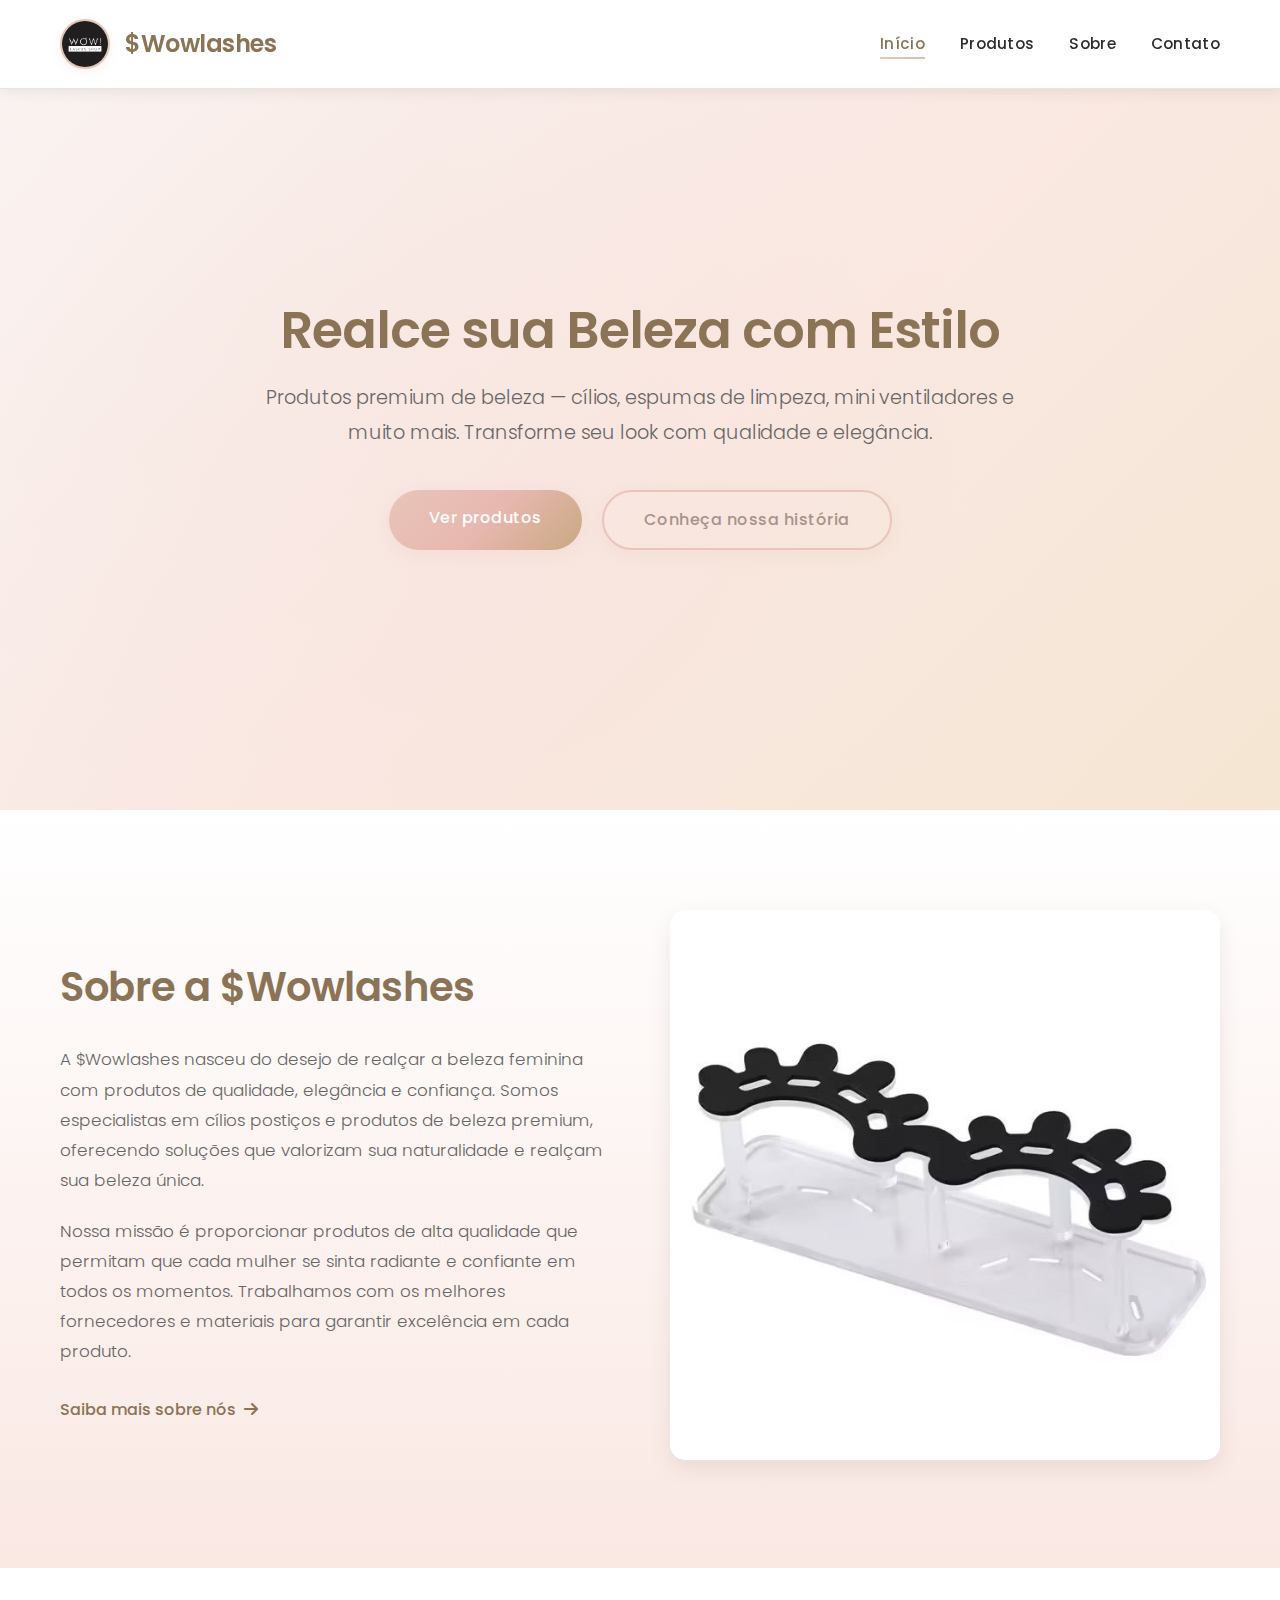
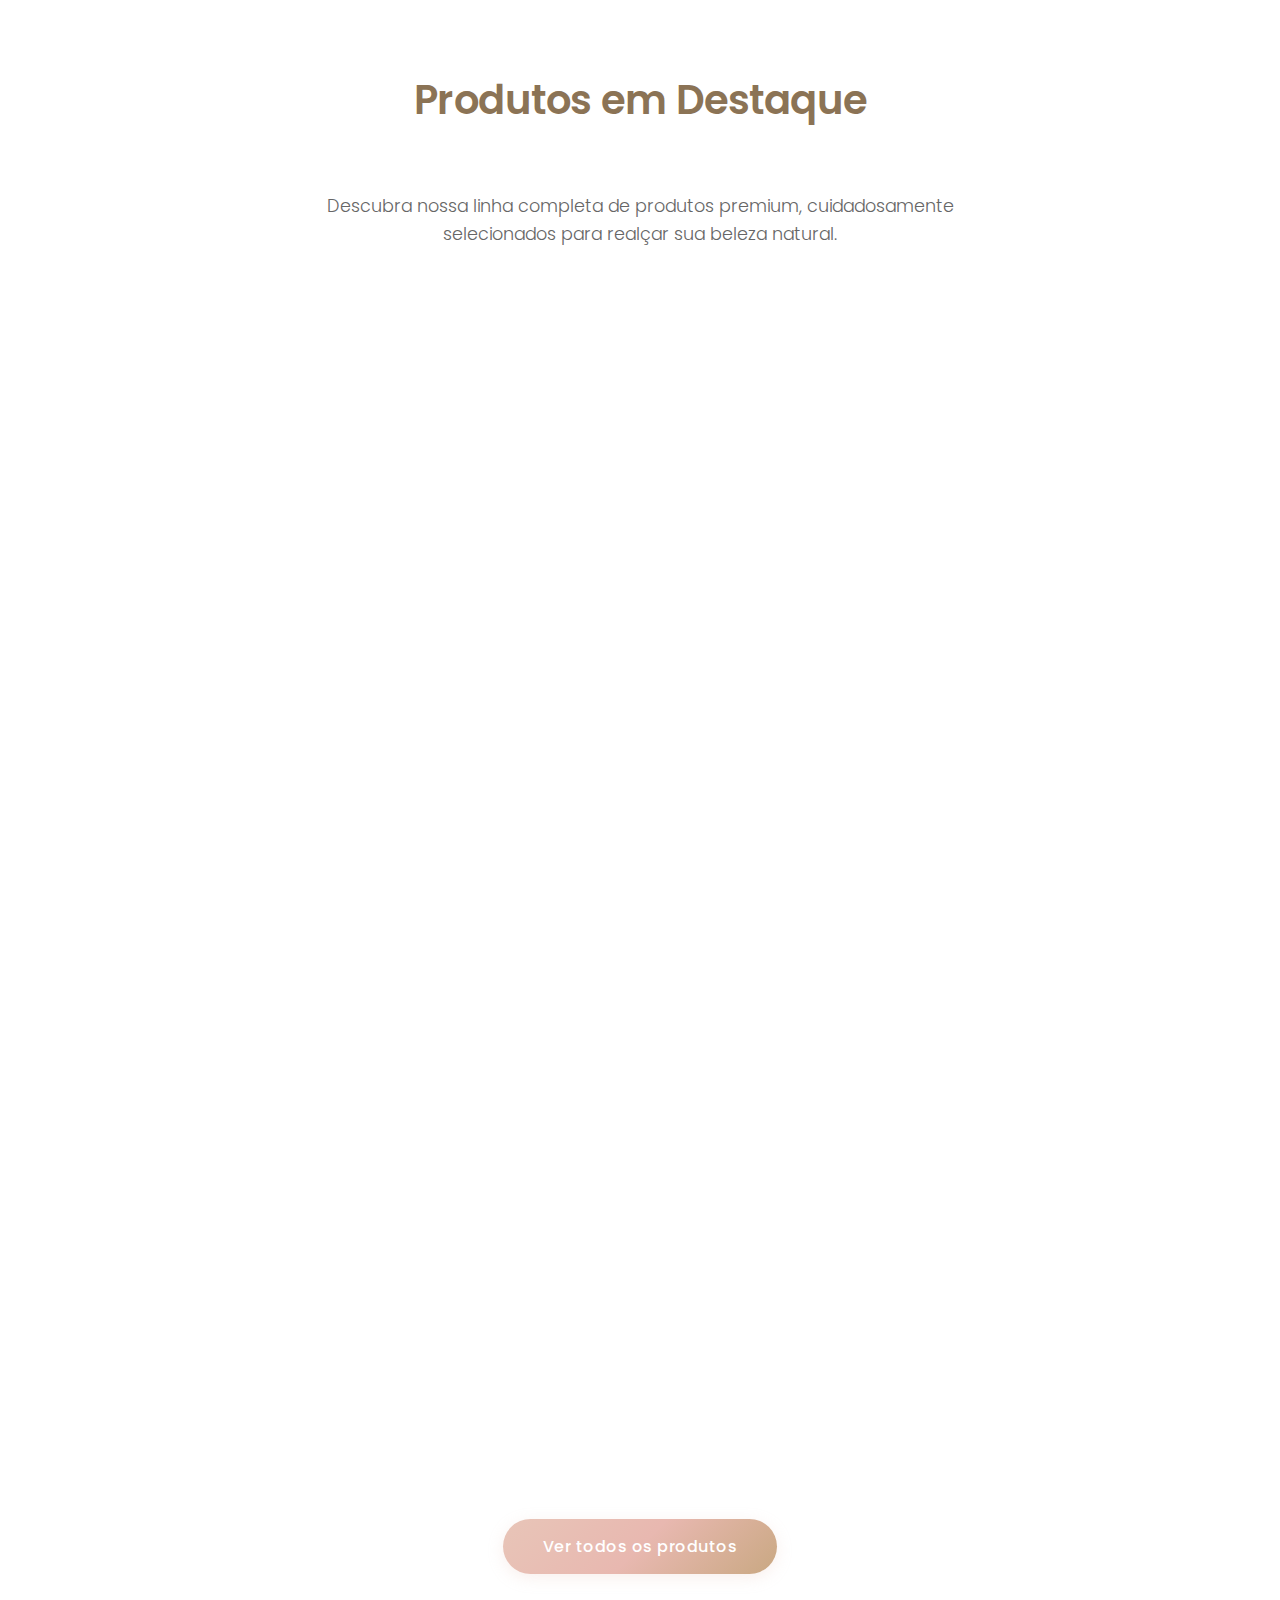
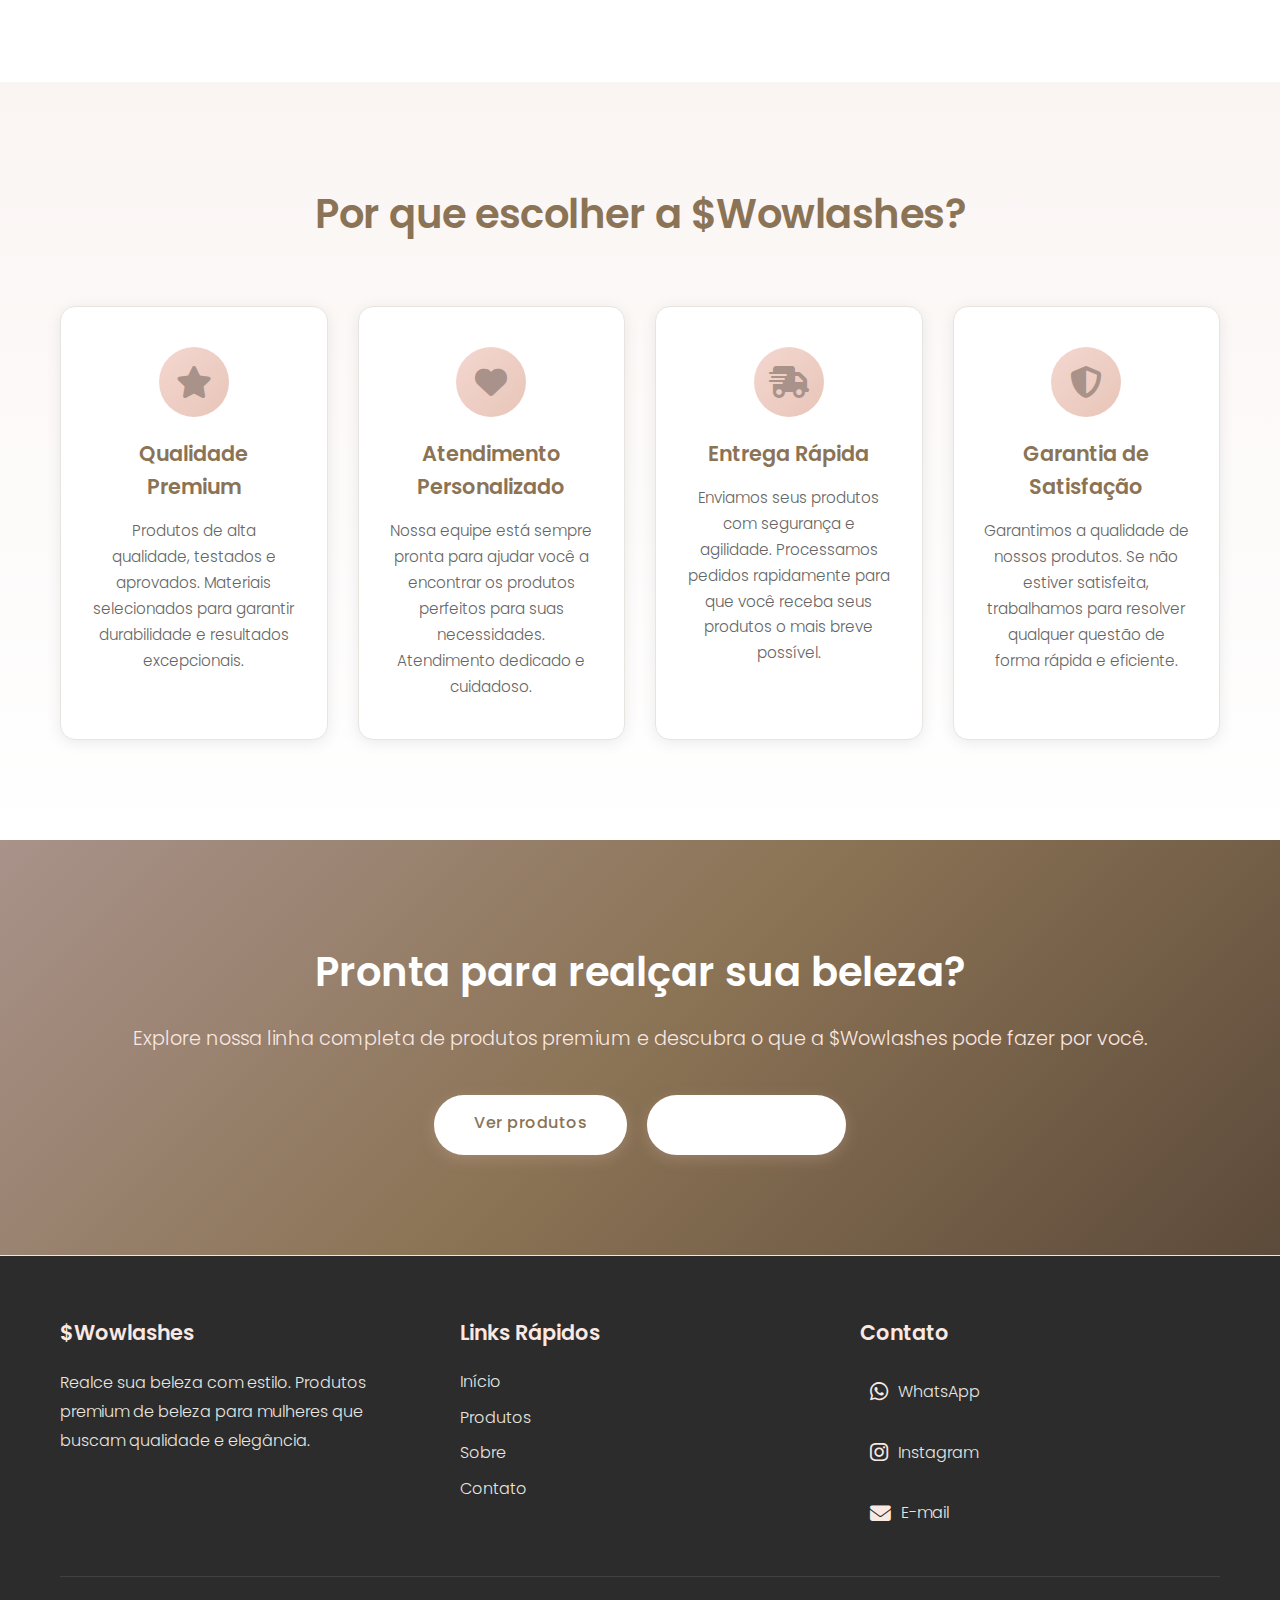
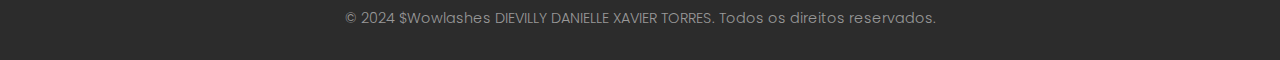
<file: index.html>
<!DOCTYPE html>
<html lang="pt-BR">
<head>
    <meta charset="UTF-8">
    <meta name="viewport" content="width=device-width, initial-scale=1.0">
    <meta name="description" content="$Wowlashes - Produtos premium de beleza. Cílios postiços, espumas de limpeza e acessórios para realçar sua beleza natural.">
    <title>$Wowlashes - Realce sua Beleza com Estilo</title>
    <link rel="stylesheet" href="style.css">
    <link rel="preconnect" href="https://fonts.googleapis.com">
    <link rel="preconnect" href="https://fonts.gstatic.com" crossorigin>
    <link href="https://fonts.googleapis.com/css2?family=Poppins:wght@300;400;500;600;700&display=swap" rel="stylesheet">
    <link rel="stylesheet" href="https://cdnjs.cloudflare.com/ajax/libs/font-awesome/6.4.0/css/all.min.css">
</head>
<body>
    <!-- Header -->
    <header class="header" id="header">
        <div class="container">
            <a href="index.html" class="logo-container">
                <img src="logo.jpg" alt="$Wowlashes Logo" class="logo">
                <span class="brand-name">$Wowlashes</span>
            </a>
            <nav class="nav" id="nav">
                <ul class="nav-list">
                    <li><a href="index.html" class="nav-link active">Início</a></li>
                    <li><a href="produtos.html" class="nav-link">Produtos</a></li>
                    <li><a href="sobre.html" class="nav-link">Sobre</a></li>
                    <li><a href="contato.html" class="nav-link">Contato</a></li>
                </ul>
            </nav>
            <button class="menu-toggle" id="menuToggle" aria-label="Toggle menu">
                <span></span>
                <span></span>
                <span></span>
            </button>
        </div>
    </header>

    <!-- Hero Section -->
    <section class="hero">
        <div class="hero-content">
            <h1 class="hero-title">Realce sua Beleza com Estilo</h1>
            <p class="hero-subtitle">Produtos premium de beleza — cílios, espumas de limpeza, mini ventiladores e muito mais. Transforme seu look com qualidade e elegância.</p>
            <div class="hero-buttons">
                <a href="produtos.html" class="cta-button">Ver produtos</a>
                <a href="sobre.html" class="cta-button cta-button-secondary">Conheça nossa história</a>
            </div>
        </div>
    </section>

    <!-- Sobre Resumo -->
    <section class="sobre-resumo">
        <div class="container">
            <div class="sobre-resumo-content">
                <div class="sobre-resumo-text">
                    <h2 class="section-title">Sobre a $Wowlashes</h2>
                    <p>A $Wowlashes nasceu do desejo de realçar a beleza feminina com produtos de qualidade, elegância e confiança. Somos especialistas em cílios postiços e produtos de beleza premium, oferecendo soluções que valorizam sua naturalidade e realçam sua beleza única.</p>
                    <p>Nossa missão é proporcionar produtos de alta qualidade que permitam que cada mulher se sinta radiante e confiante em todos os momentos. Trabalhamos com os melhores fornecedores e materiais para garantir excelência em cada produto.</p>
                    <a href="sobre.html" class="btn-link-inline">Saiba mais sobre nós <i class="fas fa-arrow-right"></i></a>
                </div>
                <div class="sobre-resumo-image">
                    <img src="IMG-20251112-WA0040.jpg" alt="Mulher usando cílios da $Wowlashes">
                </div>
            </div>
        </div>
    </section>

    <!-- Destaque de Produtos -->
    <section class="produtos">
        <div class="container">
            <h2 class="section-title">Produtos em Destaque</h2>
            <p class="section-subtitle">Descubra nossa linha completa de produtos premium, cuidadosamente selecionados para realçar sua beleza natural.</p>
            <div class="produtos-grid">
                <div class="produto-card">
                    <div class="produto-image">
                        <img src="Fio - U -  YY - Fadvan .jpg" alt="Cílios Postiços">
                    </div>
                    <div class="produto-info">
                        <h3 class="produto-name">Cílios Postiços</h3>
                        <p class="produto-description">Cílios de alta qualidade para um look deslumbrante e natural. Perfeitos para qualquer ocasião, proporcionando volume e elegância duradoura.</p>
                        <div class="produto-features">
                            <span class="feature-tag">Alta qualidade</span>
                            <span class="feature-tag">Natural</span>
                        </div>
                        <a href="produtos.html" class="btn-comprar btn-link">Ver mais</a>
                    </div>
                </div>

                <div class="produto-card">
                    <div class="produto-image">
                        <img src="Espuma de Limpeza.jpg" alt="Espuma de Limpeza Facial">
                    </div>
                    <div class="produto-info">
                        <h3 class="produto-name">Espuma de Limpeza Facial</h3>
                        <p class="produto-description">Limpeza profunda e suave para sua pele, deixando-a renovada e hidratada. Ideal para todos os tipos de pele, inclusive sensível.</p>
                        <div class="produto-features">
                            <span class="feature-tag">Hidratante</span>
                            <span class="feature-tag">Suave</span>
                        </div>
                        <a href="produtos.html" class="btn-comprar btn-link">Ver mais</a>
                    </div>
                </div>

                <div class="produto-card">
                    <div class="produto-image">
                        <img src="Mini Ventilador.jpg" alt="Mini Ventilador">
                    </div>
                    <div class="produto-info">
                        <h3 class="produto-name">Mini Ventilador</h3>
                        <p class="produto-description">Compacto e potente, perfeito para secar e finalizar seus cílios. Design elegante e funcional, ideal para uso profissional.</p>
                        <div class="produto-features">
                            <span class="feature-tag">Compacto</span>
                            <span class="feature-tag">Profissional</span>
                        </div>
                        <a href="produtos.html" class="btn-comprar btn-link">Ver mais</a>
                    </div>
                </div>

                <div class="produto-card">
                    <div class="produto-image">
                        <img src="IMG-20251112-WA0037.jpg" alt="Aplicador de Cílios">
                    </div>
                    <div class="produto-info">
                        <h3 class="produto-name">Aplicador de Cílios</h3>
                        <p class="produto-description">Ferramenta profissional para aplicação precisa e fácil dos cílios. Facilita o processo e garante resultados perfeitos.</p>
                        <div class="produto-features">
                            <span class="feature-tag">Preciso</span>
                            <span class="feature-tag">Fácil uso</span>
                        </div>
                        <a href="produtos.html" class="btn-comprar btn-link">Ver mais</a>
                    </div>
                </div>
            </div>
            <div class="produtos-cta">
                <a href="produtos.html" class="cta-button">Ver todos os produtos</a>
            </div>
        </div>
    </section>

    <!-- Benefícios -->
    <section class="beneficios">
        <div class="container">
            <h2 class="section-title">Por que escolher a $Wowlashes?</h2>
            <div class="beneficios-grid">
                <div class="beneficio-card">
                    <div class="beneficio-icon">
                        <i class="fas fa-star"></i>
                    </div>
                    <h3>Qualidade Premium</h3>
                    <p>Produtos de alta qualidade, testados e aprovados. Materiais selecionados para garantir durabilidade e resultados excepcionais.</p>
                </div>
                <div class="beneficio-card">
                    <div class="beneficio-icon">
                        <i class="fas fa-heart"></i>
                    </div>
                    <h3>Atendimento Personalizado</h3>
                    <p>Nossa equipe está sempre pronta para ajudar você a encontrar os produtos perfeitos para suas necessidades. Atendimento dedicado e cuidadoso.</p>
                </div>
                <div class="beneficio-card">
                    <div class="beneficio-icon">
                        <i class="fas fa-shipping-fast"></i>
                    </div>
                    <h3>Entrega Rápida</h3>
                    <p>Enviamos seus produtos com segurança e agilidade. Processamos pedidos rapidamente para que você receba seus produtos o mais breve possível.</p>
                </div>
                <div class="beneficio-card">
                    <div class="beneficio-icon">
                        <i class="fas fa-shield-alt"></i>
                    </div>
                    <h3>Garantia de Satisfação</h3>
                    <p>Garantimos a qualidade de nossos produtos. Se não estiver satisfeita, trabalhamos para resolver qualquer questão de forma rápida e eficiente.</p>
                </div>
            </div>
        </div>
    </section>

    <!-- CTA Final -->
    <section class="cta-final">
        <div class="container">
            <div class="cta-final-content">
                <h2>Pronta para realçar sua beleza?</h2>
                <p>Explore nossa linha completa de produtos premium e descubra o que a $Wowlashes pode fazer por você.</p>
                <div class="cta-final-buttons">
                    <a href="produtos.html" class="cta-button">Ver produtos</a>
                    <a href="contato.html" class="cta-button cta-button-secondary">Fale conosco</a>
                </div>
            </div>
        </div>
    </section>

    <!-- Footer -->
    <footer class="footer">
        <div class="container">
            <div class="footer-content">
                <div class="footer-section">
                    <h3>$Wowlashes</h3>
                    <p>Realce sua beleza com estilo. Produtos premium de beleza para mulheres que buscam qualidade e elegância.</p>
                </div>
                <div class="footer-section">
                    <h3>Links Rápidos</h3>
                    <ul class="footer-links">
                        <li><a href="index.html">Início</a></li>
                        <li><a href="produtos.html">Produtos</a></li>
                        <li><a href="sobre.html">Sobre</a></li>
                        <li><a href="contato.html">Contato</a></li>
                    </ul>
                </div>
                <div class="footer-section">
                    <h3>Contato</h3>
                    <div class="social-links">
                        <a href="contato.html" class="social-link" aria-label="WhatsApp">
                            <i class="fab fa-whatsapp"></i>
                            <span>WhatsApp</span>
                        </a>
                        <a href="contato.html" class="social-link" aria-label="Instagram">
                            <i class="fab fa-instagram"></i>
                            <span>Instagram</span>
                        </a>
                        <a href="contato.html" class="social-link" aria-label="E-mail">
                            <i class="fas fa-envelope"></i>
                            <span>E-mail</span>
                        </a>
                    </div>
                </div>
            </div>
            <div class="footer-bottom">
                <p>&copy; 2024 $Wowlashes DIEVILLY DANIELLE XAVIER TORRES. Todos os direitos reservados.</p>
            </div>
        </div>
    </footer>

    <script src="script.js"></script>
</body>
</html>
</file>
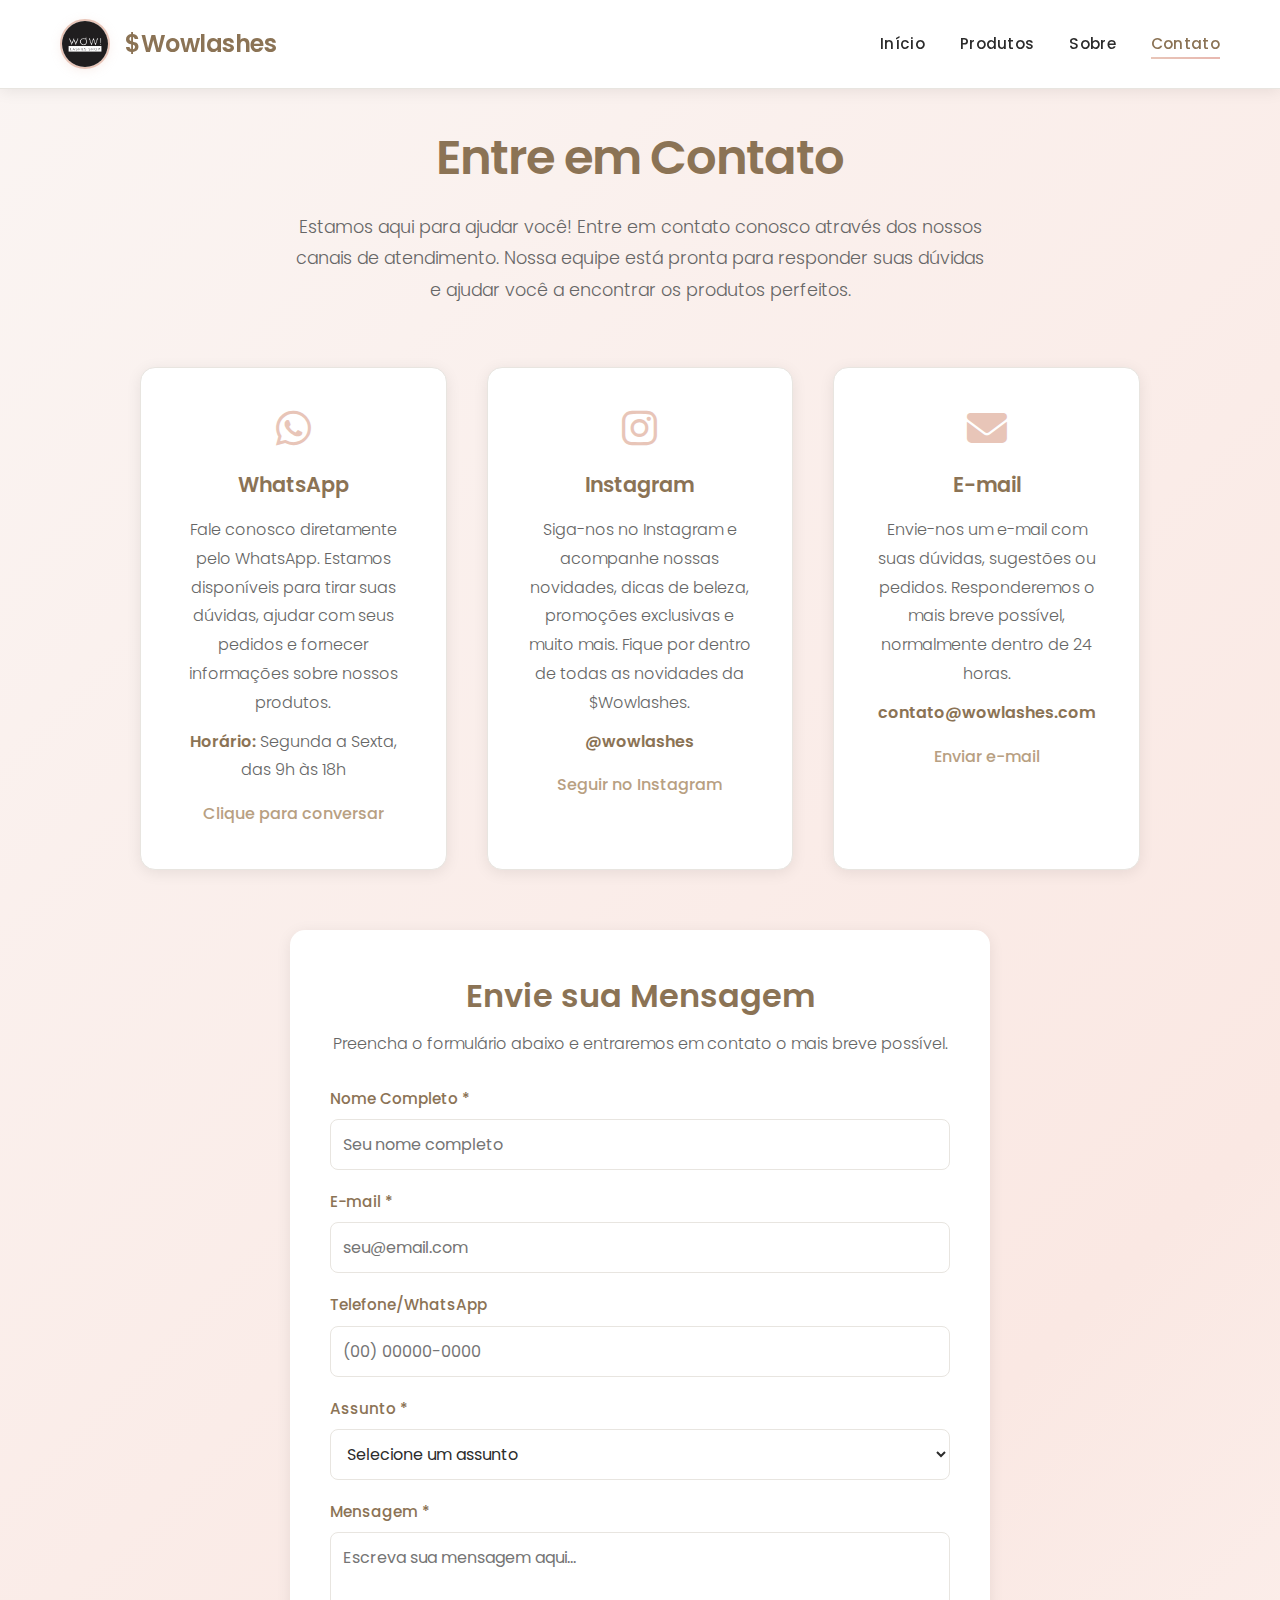
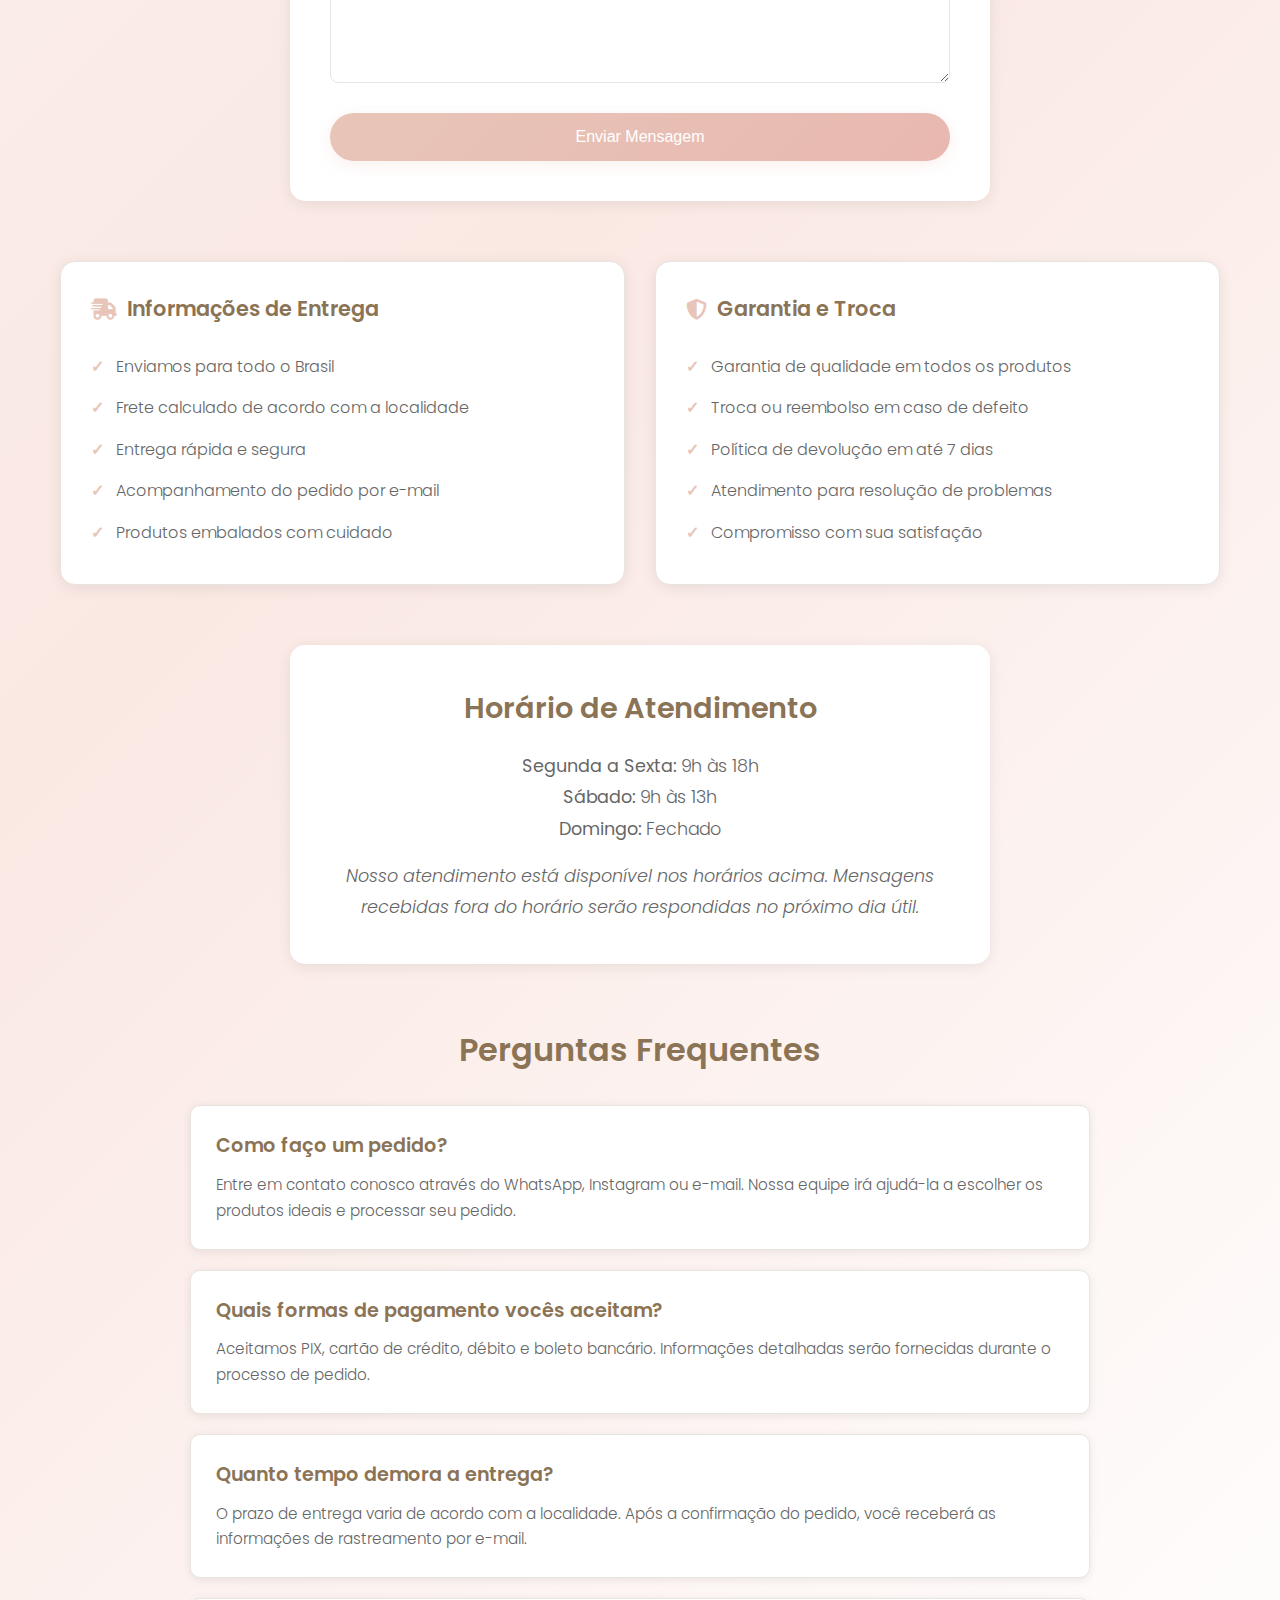
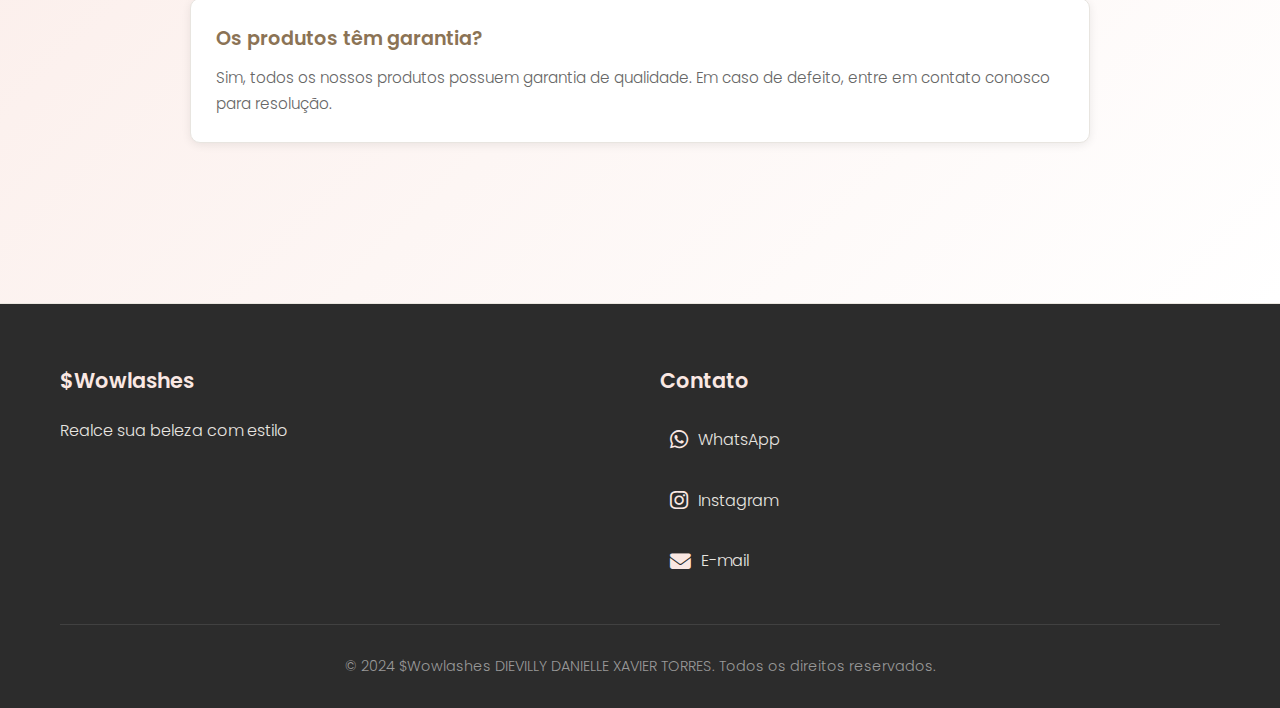
<file: contato.html>
<!DOCTYPE html>
<html lang="pt-BR">
<head>
    <meta charset="UTF-8">
    <meta name="viewport" content="width=device-width, initial-scale=1.0">
    <meta name="description" content="Entre em contato com a $Wowlashes. WhatsApp, Instagram, E-mail e formulário de contato.">
    <title>$Wowlashes - Contato</title>
    <link rel="stylesheet" href="style.css">
    <link rel="preconnect" href="https://fonts.googleapis.com">
    <link rel="preconnect" href="https://fonts.gstatic.com" crossorigin>
    <link href="https://fonts.googleapis.com/css2?family=Poppins:wght@300;400;500;600;700&display=swap" rel="stylesheet">
    <link rel="stylesheet" href="https://cdnjs.cloudflare.com/ajax/libs/font-awesome/6.4.0/css/all.min.css">
</head>
<body>
    <!-- Header -->
    <header class="header" id="header">
        <div class="container">
            <a href="index.html" class="logo-container">
                <img src="logo.jpg" alt="$Wowlashes Logo" class="logo">
                <span class="brand-name">$Wowlashes</span>
            </a>
            <nav class="nav" id="nav">
                <ul class="nav-list">
                    <li><a href="index.html" class="nav-link">Início</a></li>
                    <li><a href="produtos.html" class="nav-link">Produtos</a></li>
                    <li><a href="sobre.html" class="nav-link">Sobre</a></li>
                    <li><a href="contato.html" class="nav-link active">Contato</a></li>
                </ul>
            </nav>
            <button class="menu-toggle" id="menuToggle" aria-label="Toggle menu">
                <span></span>
                <span></span>
                <span></span>
            </button>
        </div>
    </header>

    <!-- Contato Page -->
    <section class="contato-page">
        <div class="container">
            <div class="contato-header">
                <h1>Entre em Contato</h1>
                <p>Estamos aqui para ajudar você! Entre em contato conosco através dos nossos canais de atendimento. Nossa equipe está pronta para responder suas dúvidas e ajudar você a encontrar os produtos perfeitos.</p>
            </div>

            <div class="contato-content">
                <div class="contato-card">
                    <i class="fab fa-whatsapp"></i>
                    <h3>WhatsApp</h3>
                    <p>Fale conosco diretamente pelo WhatsApp. Estamos disponíveis para tirar suas dúvidas, ajudar com seus pedidos e fornecer informações sobre nossos produtos.</p>
                    <p><strong>Horário:</strong> Segunda a Sexta, das 9h às 18h</p>
                    <p><a href="#" onclick="alert('Adicione seu número do WhatsApp aqui'); return false;" class="contato-link">Clique para conversar</a></p>
                </div>

                <div class="contato-card">
                    <i class="fab fa-instagram"></i>
                    <h3>Instagram</h3>
                    <p>Siga-nos no Instagram e acompanhe nossas novidades, dicas de beleza, promoções exclusivas e muito mais. Fique por dentro de todas as novidades da $Wowlashes.</p>
                    <p><strong>@wowlashes</strong></p>
                    <p><a href="#" onclick="alert('Adicione seu perfil do Instagram aqui'); return false;" class="contato-link">Seguir no Instagram</a></p>
                </div>

                <div class="contato-card">
                    <i class="fas fa-envelope"></i>
                    <h3>E-mail</h3>
                    <p>Envie-nos um e-mail com suas dúvidas, sugestões ou pedidos. Responderemos o mais breve possível, normalmente dentro de 24 horas.</p>
                    <p><strong>contato@wowlashes.com</strong></p>
                    <p><a href="mailto:contato@wowlashes.com" class="contato-link">Enviar e-mail</a></p>
                </div>
            </div>

            <!-- Formulário de Contato -->
            <div class="contato-form-wrapper">
                <h2>Envie sua Mensagem</h2>
                <p class="form-subtitle">Preencha o formulário abaixo e entraremos em contato o mais breve possível.</p>
                <form class="contato-form" id="contatoForm">
                    <div class="form-group">
                        <label for="nome">Nome Completo *</label>
                        <input type="text" id="nome" name="nome" required placeholder="Seu nome completo">
                    </div>
                    <div class="form-group">
                        <label for="email">E-mail *</label>
                        <input type="email" id="email" name="email" required placeholder="seu@email.com">
                    </div>
                    <div class="form-group">
                        <label for="telefone">Telefone/WhatsApp</label>
                        <input type="tel" id="telefone" name="telefone" placeholder="(00) 00000-0000">
                    </div>
                    <div class="form-group">
                        <label for="assunto">Assunto *</label>
                        <select id="assunto" name="assunto" required>
                            <option value="">Selecione um assunto</option>
                            <option value="produto">Dúvida sobre produto</option>
                            <option value="pedido">Informações sobre pedido</option>
                            <option value="suporte">Suporte técnico</option>
                            <option value="parceria">Parcerias</option>
                            <option value="outro">Outro</option>
                        </select>
                    </div>
                    <div class="form-group">
                        <label for="mensagem">Mensagem *</label>
                        <textarea id="mensagem" name="mensagem" rows="5" required placeholder="Escreva sua mensagem aqui..."></textarea>
                    </div>
                    <button type="submit" class="btn-submit">Enviar Mensagem</button>
                </form>
            </div>

            <!-- Informações de Entrega -->
            <div class="info-section">
                <div class="info-card">
                    <h3><i class="fas fa-shipping-fast"></i> Informações de Entrega</h3>
                    <ul>
                        <li>Enviamos para todo o Brasil</li>
                        <li>Frete calculado de acordo com a localidade</li>
                        <li>Entrega rápida e segura</li>
                        <li>Acompanhamento do pedido por e-mail</li>
                        <li>Produtos embalados com cuidado</li>
                    </ul>
                </div>
                <div class="info-card">
                    <h3><i class="fas fa-shield-alt"></i> Garantia e Troca</h3>
                    <ul>
                        <li>Garantia de qualidade em todos os produtos</li>
                        <li>Troca ou reembolso em caso de defeito</li>
                        <li>Política de devolução em até 7 dias</li>
                        <li>Atendimento para resolução de problemas</li>
                        <li>Compromisso com sua satisfação</li>
                    </ul>
                </div>
            </div>

            <!-- Horário de Atendimento -->
            <div class="horario-card">
                <h2>Horário de Atendimento</h2>
                <p>
                    <strong>Segunda a Sexta:</strong> 9h às 18h<br>
                    <strong>Sábado:</strong> 9h às 13h<br>
                    <strong>Domingo:</strong> Fechado
                </p>
                <p class="horario-note">Nosso atendimento está disponível nos horários acima. Mensagens recebidas fora do horário serão respondidas no próximo dia útil.</p>
            </div>

            <!-- FAQ -->
            <div class="faq-section">
                <h2>Perguntas Frequentes</h2>
                <div class="faq-list">
                    <div class="faq-item">
                        <h3>Como faço um pedido?</h3>
                        <p>Entre em contato conosco através do WhatsApp, Instagram ou e-mail. Nossa equipe irá ajudá-la a escolher os produtos ideais e processar seu pedido.</p>
                    </div>
                    <div class="faq-item">
                        <h3>Quais formas de pagamento vocês aceitam?</h3>
                        <p>Aceitamos PIX, cartão de crédito, débito e boleto bancário. Informações detalhadas serão fornecidas durante o processo de pedido.</p>
                    </div>
                    <div class="faq-item">
                        <h3>Quanto tempo demora a entrega?</h3>
                        <p>O prazo de entrega varia de acordo com a localidade. Após a confirmação do pedido, você receberá as informações de rastreamento por e-mail.</p>
                    </div>
                    <div class="faq-item">
                        <h3>Os produtos têm garantia?</h3>
                        <p>Sim, todos os nossos produtos possuem garantia de qualidade. Em caso de defeito, entre em contato conosco para resolução.</p>
                    </div>
                </div>
            </div>
        </div>
    </section>

    <!-- Footer -->
    <footer class="footer">
        <div class="container">
            <div class="footer-content">
                <div class="footer-section">
                    <h3>$Wowlashes</h3>
                    <p>Realce sua beleza com estilo</p>
                </div>
                <div class="footer-section">
                    <h3>Contato</h3>
                    <div class="social-links">
                        <a href="contato.html" class="social-link" aria-label="WhatsApp">
                            <i class="fab fa-whatsapp"></i>
                            <span>WhatsApp</span>
                        </a>
                        <a href="contato.html" class="social-link" aria-label="Instagram">
                            <i class="fab fa-instagram"></i>
                            <span>Instagram</span>
                        </a>
                        <a href="contato.html" class="social-link" aria-label="E-mail">
                            <i class="fas fa-envelope"></i>
                            <span>E-mail</span>
                        </a>
                    </div>
                </div>
            </div>
            <div class="footer-bottom">
                <p>&copy; 2024 $Wowlashes DIEVILLY DANIELLE XAVIER TORRES. Todos os direitos reservados.</p>
            </div>
        </div>
    </footer>

    <script src="script.js"></script>
</body>
</html>
</file>
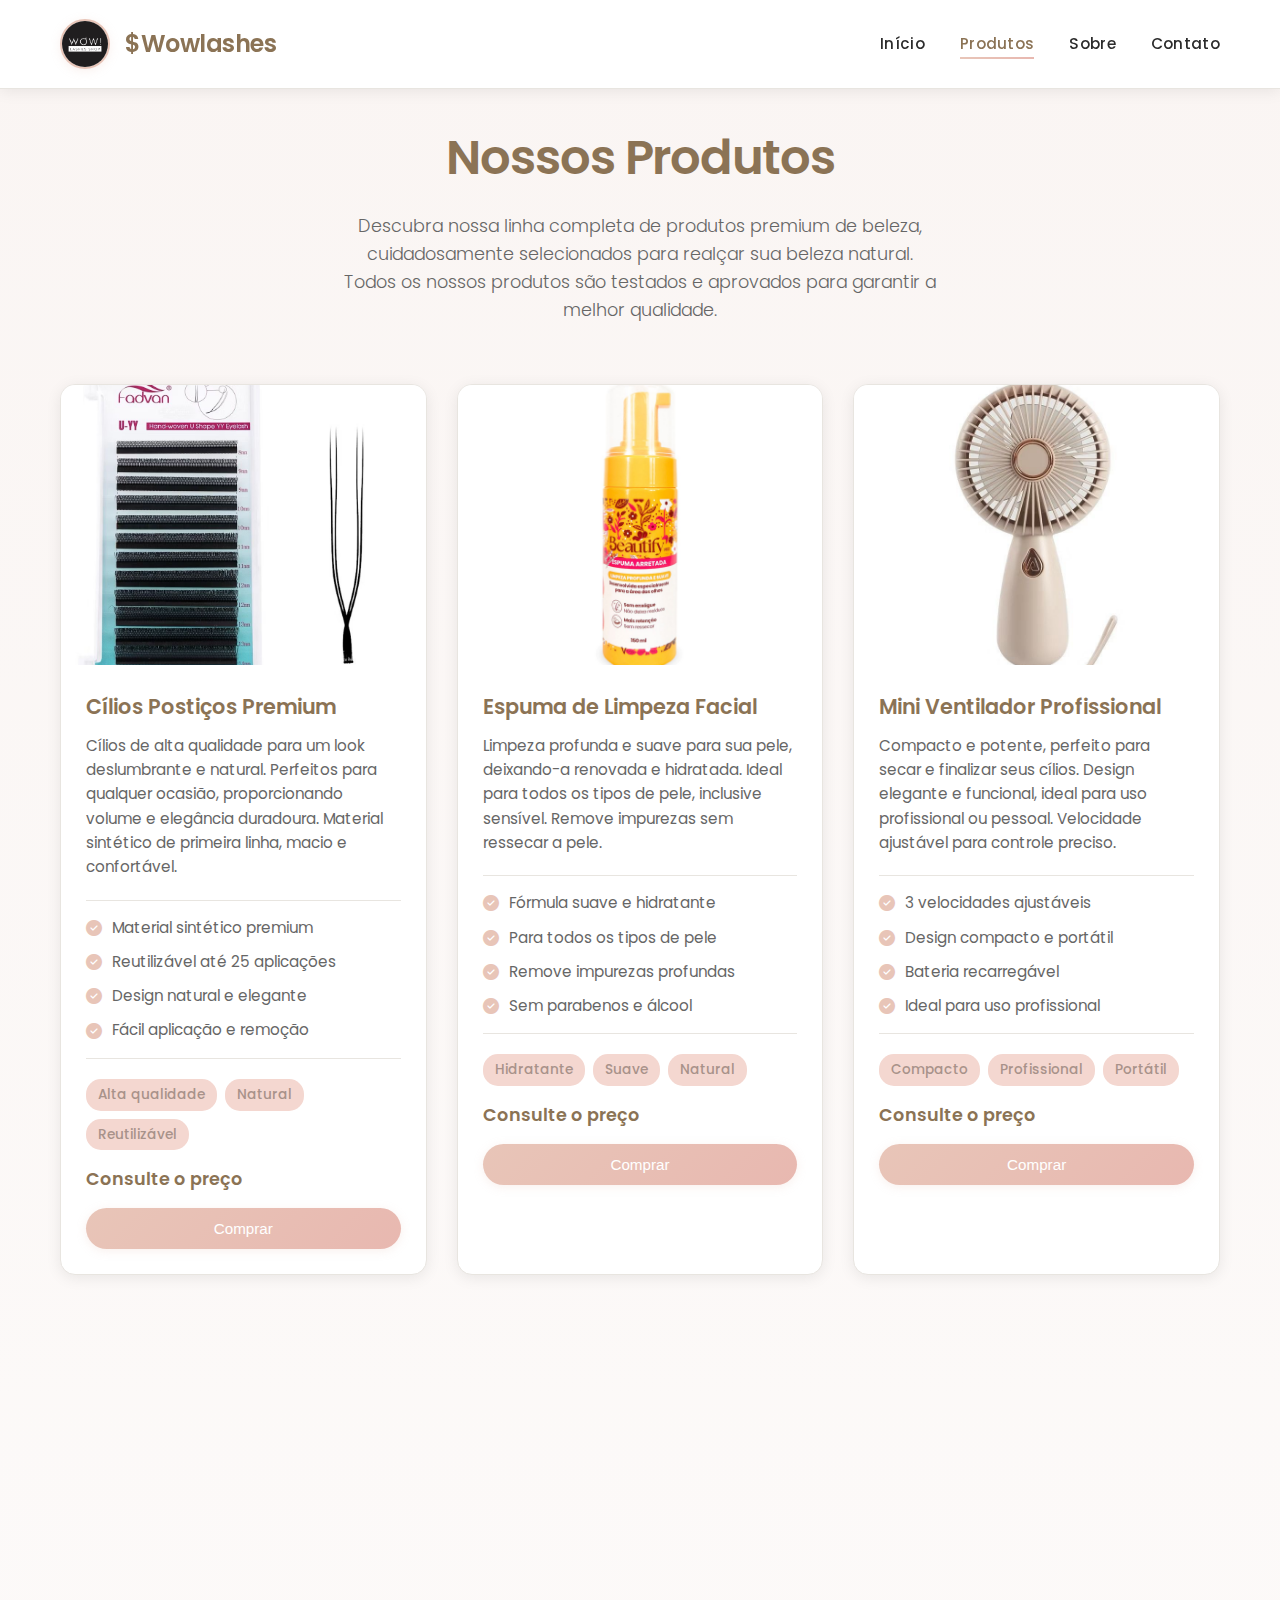
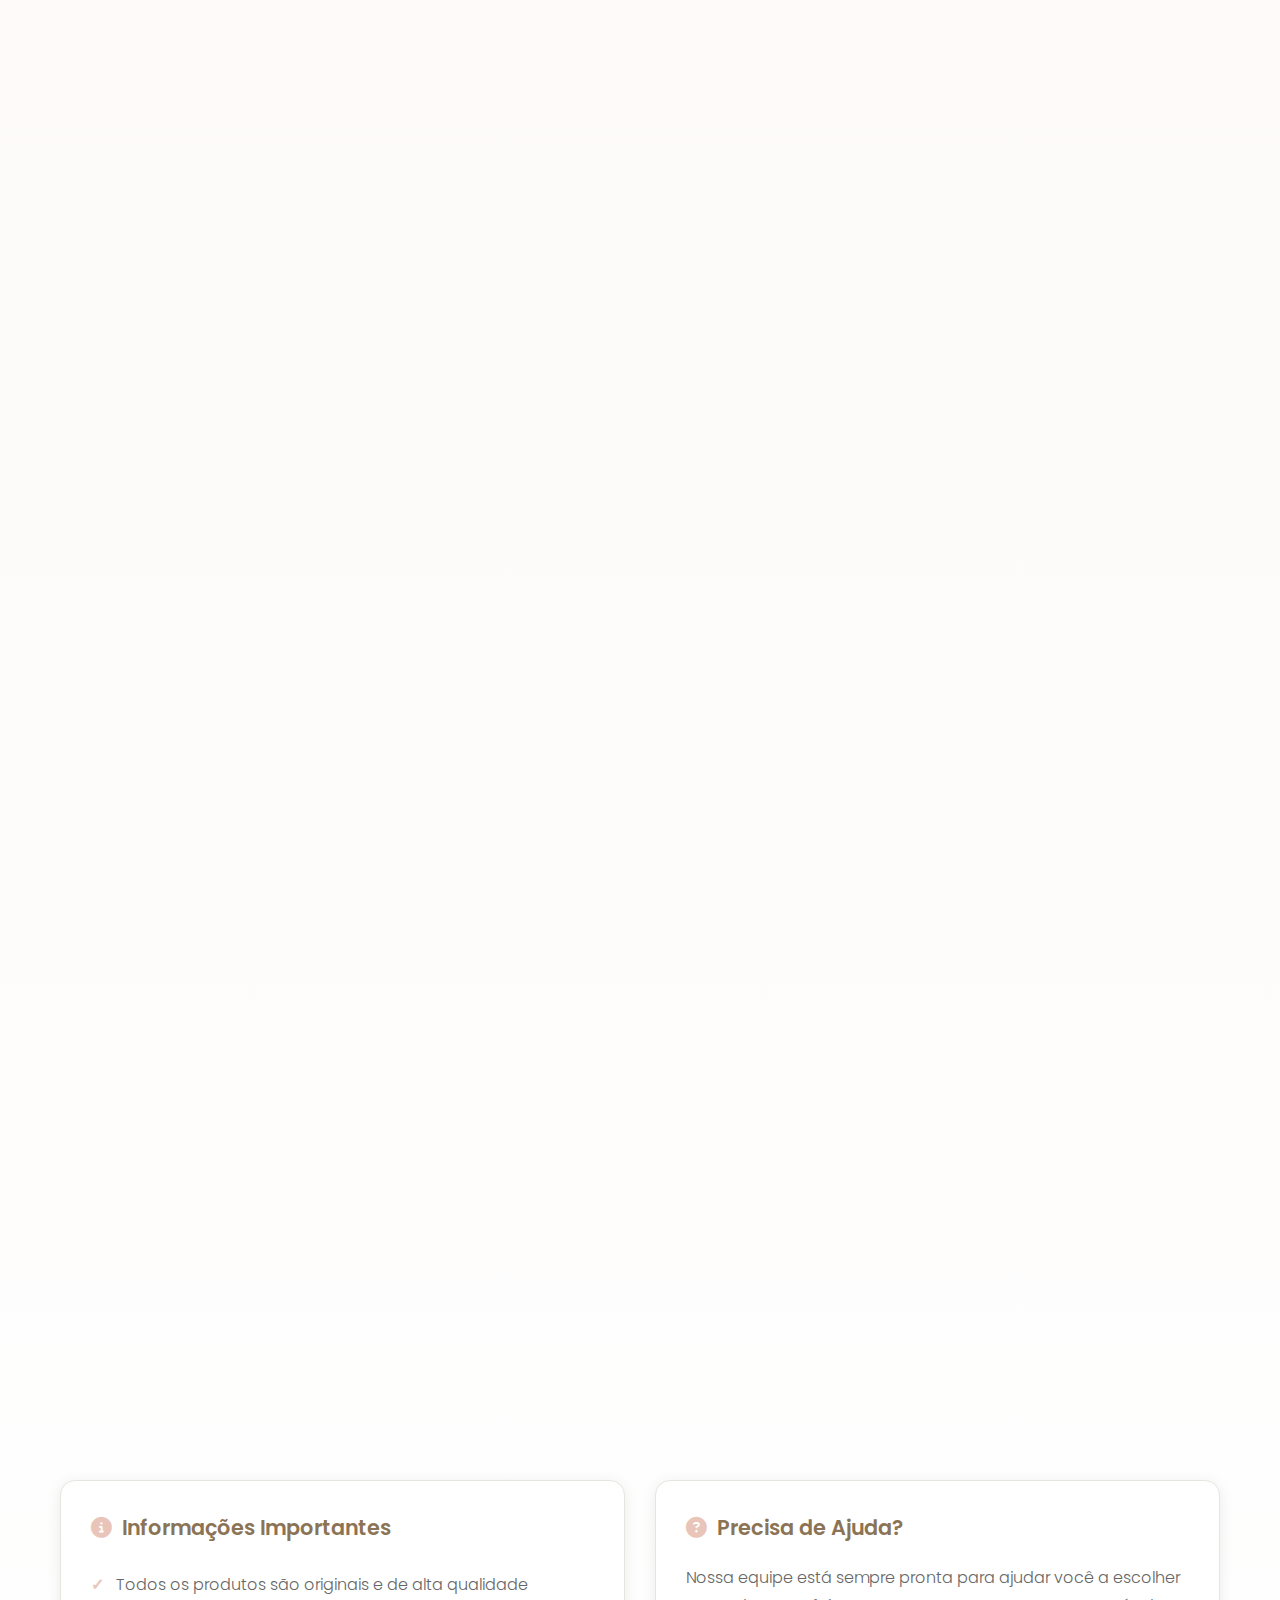
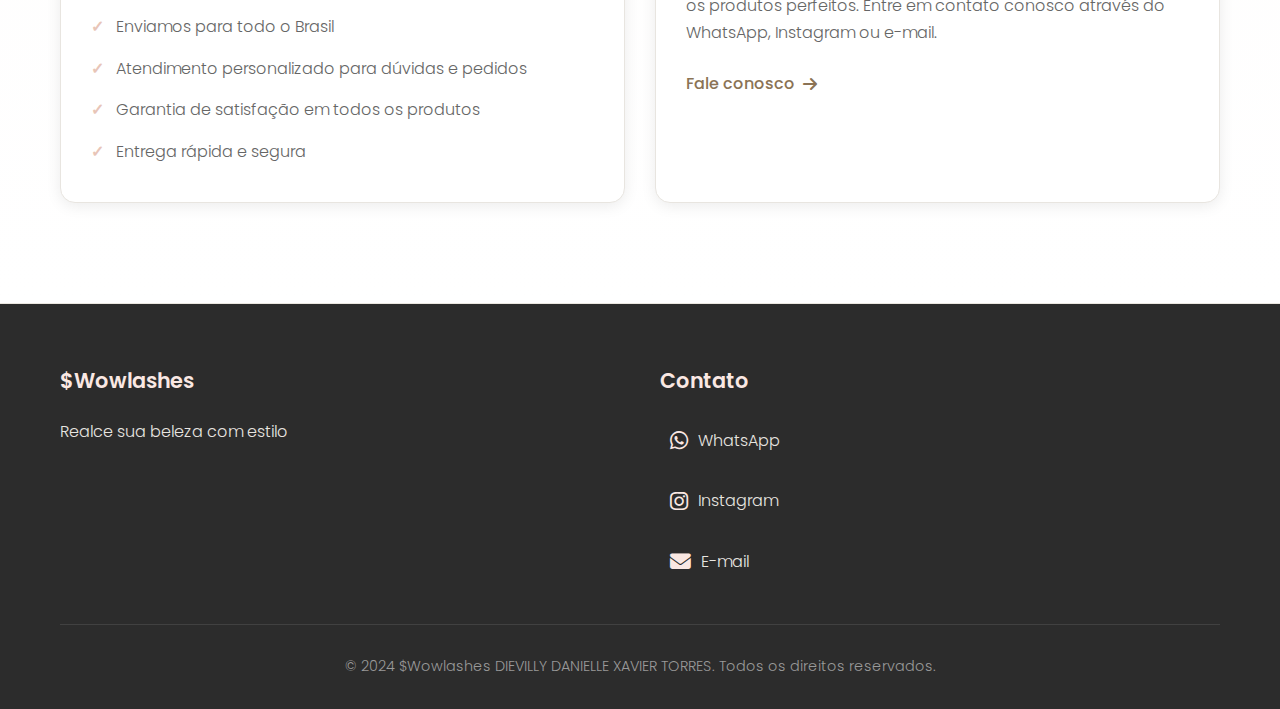
<file: produtos.html>
<!DOCTYPE html>
<html lang="pt-BR">
<head>
    <meta charset="UTF-8">
    <meta name="viewport" content="width=device-width, initial-scale=1.0">
    <meta name="description" content="Produtos premium de beleza da $Wowlashes. Cílios postiços, espumas de limpeza, aplicadores e acessórios profissionais.">
    <title>$Wowlashes - Produtos</title>
    <link rel="stylesheet" href="style.css">
    <link rel="preconnect" href="https://fonts.googleapis.com">
    <link rel="preconnect" href="https://fonts.gstatic.com" crossorigin>
    <link href="https://fonts.googleapis.com/css2?family=Poppins:wght@300;400;500;600;700&display=swap" rel="stylesheet">
    <link rel="stylesheet" href="https://cdnjs.cloudflare.com/ajax/libs/font-awesome/6.4.0/css/all.min.css">
</head>
<body>
    <!-- Header -->
    <header class="header" id="header">
        <div class="container">
            <a href="index.html" class="logo-container">
                <img src="logo.jpg" alt="$Wowlashes Logo" class="logo">
                <span class="brand-name">$Wowlashes</span>
            </a>
            <nav class="nav" id="nav">
                <ul class="nav-list">
                    <li><a href="index.html" class="nav-link">Início</a></li>
                    <li><a href="produtos.html" class="nav-link active">Produtos</a></li>
                    <li><a href="sobre.html" class="nav-link">Sobre</a></li>
                    <li><a href="contato.html" class="nav-link">Contato</a></li>
                </ul>
            </nav>
            <button class="menu-toggle" id="menuToggle" aria-label="Toggle menu">
                <span></span>
                <span></span>
                <span></span>
            </button>
        </div>
    </header>

    <!-- Produtos Page -->
    <section class="produtos-page">
        <div class="container">
            <div class="produtos-header">
                <h1>Nossos Produtos</h1>
                <p>Descubra nossa linha completa de produtos premium de beleza, cuidadosamente selecionados para realçar sua beleza natural. Todos os nossos produtos são testados e aprovados para garantir a melhor qualidade.</p>
            </div>

            <div class="produtos-grid">
                <div class="produto-card produto-card-detailed">
                    <div class="produto-image">
                        <img src="Fio - U -  YY - Fadvan .jpg" alt="Cílios Postiços">
                    </div>
                    <div class="produto-info">
                        <h3 class="produto-name">Cílios Postiços Premium</h3>
                        <p class="produto-description">Cílios de alta qualidade para um look deslumbrante e natural. Perfeitos para qualquer ocasião, proporcionando volume e elegância duradoura. Material sintético de primeira linha, macio e confortável.</p>
                        <div class="produto-details">
                            <div class="produto-detail-item">
                                <i class="fas fa-check-circle"></i>
                                <span>Material sintético premium</span>
                            </div>
                            <div class="produto-detail-item">
                                <i class="fas fa-check-circle"></i>
                                <span>Reutilizável até 25 aplicações</span>
                            </div>
                            <div class="produto-detail-item">
                                <i class="fas fa-check-circle"></i>
                                <span>Design natural e elegante</span>
                            </div>
                            <div class="produto-detail-item">
                                <i class="fas fa-check-circle"></i>
                                <span>Fácil aplicação e remoção</span>
                            </div>
                        </div>
                        <div class="produto-features">
                            <span class="feature-tag">Alta qualidade</span>
                            <span class="feature-tag">Natural</span>
                            <span class="feature-tag">Reutilizável</span>
                        </div>
                        <div class="produto-price">
                            <span class="price-label">Consulte o preço</span>
                        </div>
                        <button class="btn-comprar">Comprar</button>
                    </div>
                </div>

                <div class="produto-card produto-card-detailed">
                    <div class="produto-image">
                        <img src="Espuma de Limpeza.jpg" alt="Espuma de Limpeza Facial">
                    </div>
                    <div class="produto-info">
                        <h3 class="produto-name">Espuma de Limpeza Facial</h3>
                        <p class="produto-description">Limpeza profunda e suave para sua pele, deixando-a renovada e hidratada. Ideal para todos os tipos de pele, inclusive sensível. Remove impurezas sem ressecar a pele.</p>
                        <div class="produto-details">
                            <div class="produto-detail-item">
                                <i class="fas fa-check-circle"></i>
                                <span>Fórmula suave e hidratante</span>
                            </div>
                            <div class="produto-detail-item">
                                <i class="fas fa-check-circle"></i>
                                <span>Para todos os tipos de pele</span>
                            </div>
                            <div class="produto-detail-item">
                                <i class="fas fa-check-circle"></i>
                                <span>Remove impurezas profundas</span>
                            </div>
                            <div class="produto-detail-item">
                                <i class="fas fa-check-circle"></i>
                                <span>Sem parabenos e álcool</span>
                            </div>
                        </div>
                        <div class="produto-features">
                            <span class="feature-tag">Hidratante</span>
                            <span class="feature-tag">Suave</span>
                            <span class="feature-tag">Natural</span>
                        </div>
                        <div class="produto-price">
                            <span class="price-label">Consulte o preço</span>
                        </div>
                        <button class="btn-comprar">Comprar</button>
                    </div>
                </div>

                <div class="produto-card produto-card-detailed">
                    <div class="produto-image">
                        <img src="Mini Ventilador.jpg" alt="Mini Ventilador">
                    </div>
                    <div class="produto-info">
                        <h3 class="produto-name">Mini Ventilador Profissional</h3>
                        <p class="produto-description">Compacto e potente, perfeito para secar e finalizar seus cílios. Design elegante e funcional, ideal para uso profissional ou pessoal. Velocidade ajustável para controle preciso.</p>
                        <div class="produto-details">
                            <div class="produto-detail-item">
                                <i class="fas fa-check-circle"></i>
                                <span>3 velocidades ajustáveis</span>
                            </div>
                            <div class="produto-detail-item">
                                <i class="fas fa-check-circle"></i>
                                <span>Design compacto e portátil</span>
                            </div>
                            <div class="produto-detail-item">
                                <i class="fas fa-check-circle"></i>
                                <span>Bateria recarregável</span>
                            </div>
                            <div class="produto-detail-item">
                                <i class="fas fa-check-circle"></i>
                                <span>Ideal para uso profissional</span>
                            </div>
                        </div>
                        <div class="produto-features">
                            <span class="feature-tag">Compacto</span>
                            <span class="feature-tag">Profissional</span>
                            <span class="feature-tag">Portátil</span>
                        </div>
                        <div class="produto-price">
                            <span class="price-label">Consulte o preço</span>
                        </div>
                        <button class="btn-comprar">Comprar</button>
                    </div>
                </div>

                <div class="produto-card produto-card-detailed">
                    <div class="produto-image">
                        <img src="IMG-20251112-WA0037.jpg" alt="Aplicador de Cílios">
                    </div>
                    <div class="produto-info">
                        <h3 class="produto-name">Aplicador de Cílios Profissional</h3>
                        <p class="produto-description">Ferramenta profissional para aplicação precisa e fácil dos cílios. Facilita o processo e garante resultados perfeitos. Design ergonômico para uso confortável.</p>
                        <div class="produto-details">
                            <div class="produto-detail-item">
                                <i class="fas fa-check-circle"></i>
                                <span>Design ergonômico</span>
                            </div>
                            <div class="produto-detail-item">
                                <i class="fas fa-check-circle"></i>
                                <span>Precisão na aplicação</span>
                            </div>
                            <div class="produto-detail-item">
                                <i class="fas fa-check-circle"></i>
                                <span>Fácil de usar</span>
                            </div>
                            <div class="produto-detail-item">
                                <i class="fas fa-check-circle"></i>
                                <span>Material durável e higiênico</span>
                            </div>
                        </div>
                        <div class="produto-features">
                            <span class="feature-tag">Preciso</span>
                            <span class="feature-tag">Fácil uso</span>
                            <span class="feature-tag">Profissional</span>
                        </div>
                        <div class="produto-price">
                            <span class="price-label">Consulte o preço</span>
                        </div>
                        <button class="btn-comprar">Comprar</button>
                    </div>
                </div>

                <div class="produto-card produto-card-detailed">
                    <div class="produto-image">
                        <img src="Fio Marrom - 0.07 - D - Nagaraku.jpg" alt="Fio Marrom">
                    </div>
                    <div class="produto-info">
                        <h3 class="produto-name">Fio Marrom 0.07</h3>
                        <p class="produto-description">Fio de alta qualidade em tom marrom natural. Perfeito para extensões de cílios profissionais. Espessura de 0.07mm para um look natural e elegante.</p>
                        <div class="produto-details">
                            <div class="produto-detail-item">
                                <i class="fas fa-check-circle"></i>
                                <span>Espessura 0.07mm</span>
                            </div>
                            <div class="produto-detail-item">
                                <i class="fas fa-check-circle"></i>
                                <span>Cor marrom natural</span>
                            </div>
                            <div class="produto-detail-item">
                                <i class="fas fa-check-circle"></i>
                                <span>Alta qualidade</span>
                            </div>
                            <div class="produto-detail-item">
                                <i class="fas fa-check-circle"></i>
                                <span>Para uso profissional</span>
                            </div>
                        </div>
                        <div class="produto-features">
                            <span class="feature-tag">Natural</span>
                            <span class="feature-tag">Profissional</span>
                            <span class="feature-tag">Alta qualidade</span>
                        </div>
                        <div class="produto-price">
                            <span class="price-label">Consulte o preço</span>
                        </div>
                        <button class="btn-comprar">Comprar</button>
                    </div>
                </div>

                <div class="produto-card produto-card-detailed">
                    <div class="produto-image">
                        <img src="Adesivo Uniglue.jpg" alt="Adesivo Uniglue">
                    </div>
                    <div class="produto-info">
                        <h3 class="produto-name">Adesivo Uniglue Premium</h3>
                        <p class="produto-description">Adesivo de longa duração para aplicação de cílios. Seguro, resistente e fácil de usar. Fórmula especial que garante fixação perfeita sem danificar os cílios naturais.</p>
                        <div class="produto-details">
                            <div class="produto-detail-item">
                                <i class="fas fa-check-circle"></i>
                                <span>Longa duração</span>
                            </div>
                            <div class="produto-detail-item">
                                <i class="fas fa-check-circle"></i>
                                <span>Fórmula segura e hipoalergênica</span>
                            </div>
                            <div class="produto-detail-item">
                                <i class="fas fa-check-circle"></i>
                                <span>Remoção fácil</span>
                            </div>
                            <div class="produto-detail-item">
                                <i class="fas fa-check-circle"></i>
                                <span>Resistente à água</span>
                            </div>
                        </div>
                        <div class="produto-features">
                            <span class="feature-tag">Seguro</span>
                            <span class="feature-tag">Resistente</span>
                            <span class="feature-tag">Fácil uso</span>
                        </div>
                        <div class="produto-price">
                            <span class="price-label">Consulte o preço</span>
                        </div>
                        <button class="btn-comprar">Comprar</button>
                    </div>
                </div>

                <div class="produto-card produto-card-detailed">
                    <div class="produto-image">
                        <img src="Fita siliconada.jpg" alt="Fita Siliconada">
                    </div>
                    <div class="produto-info">
                        <h3 class="produto-name">Fita Siliconada Profissional</h3>
                        <p class="produto-description">Fita siliconada de alta qualidade para aplicação profissional. Proporciona fixação perfeita e confortável. Material hipoalergênico e não irritante.</p>
                        <div class="produto-details">
                            <div class="produto-detail-item">
                                <i class="fas fa-check-circle"></i>
                                <span>Material siliconado premium</span>
                            </div>
                            <div class="produto-detail-item">
                                <i class="fas fa-check-circle"></i>
                                <span>Hipoalergênico</span>
                            </div>
                            <div class="produto-detail-item">
                                <i class="fas fa-check-circle"></i>
                                <span>Fixação perfeita</span>
                            </div>
                            <div class="produto-detail-item">
                                <i class="fas fa-check-circle"></i>
                                <span>Confortável e durável</span>
                            </div>
                        </div>
                        <div class="produto-features">
                            <span class="feature-tag">Hipoalergênico</span>
                            <span class="feature-tag">Confortável</span>
                            <span class="feature-tag">Profissional</span>
                        </div>
                        <div class="produto-price">
                            <span class="price-label">Consulte o preço</span>
                        </div>
                        <button class="btn-comprar">Comprar</button>
                    </div>
                </div>
            </div>

            <!-- Informações Adicionais -->
            <div class="produtos-info">
                <div class="info-card">
                    <h3><i class="fas fa-info-circle"></i> Informações Importantes</h3>
                    <ul>
                        <li>Todos os produtos são originais e de alta qualidade</li>
                        <li>Enviamos para todo o Brasil</li>
                        <li>Atendimento personalizado para dúvidas e pedidos</li>
                        <li>Garantia de satisfação em todos os produtos</li>
                        <li>Entrega rápida e segura</li>
                    </ul>
                </div>
                <div class="info-card">
                    <h3><i class="fas fa-question-circle"></i> Precisa de Ajuda?</h3>
                    <p>Nossa equipe está sempre pronta para ajudar você a escolher os produtos perfeitos. Entre em contato conosco através do WhatsApp, Instagram ou e-mail.</p>
                    <a href="contato.html" class="btn-link-inline">Fale conosco <i class="fas fa-arrow-right"></i></a>
                </div>
            </div>
        </div>
    </section>

    <!-- Footer -->
    <footer class="footer">
        <div class="container">
            <div class="footer-content">
                <div class="footer-section">
                    <h3>$Wowlashes</h3>
                    <p>Realce sua beleza com estilo</p>
                </div>
                <div class="footer-section">
                    <h3>Contato</h3>
                    <div class="social-links">
                        <a href="contato.html" class="social-link" aria-label="WhatsApp">
                            <i class="fab fa-whatsapp"></i>
                            <span>WhatsApp</span>
                        </a>
                        <a href="contato.html" class="social-link" aria-label="Instagram">
                            <i class="fab fa-instagram"></i>
                            <span>Instagram</span>
                        </a>
                        <a href="contato.html" class="social-link" aria-label="E-mail">
                            <i class="fas fa-envelope"></i>
                            <span>E-mail</span>
                        </a>
                    </div>
                </div>
            </div>
            <div class="footer-bottom">
                <p>&copy; 2024 $Wowlashes DIEVILLY DANIELLE XAVIER TORRES. Todos os direitos reservados.</p>
            </div>
        </div>
    </footer>

    <script src="script.js"></script>
</body>
</html>
</file>
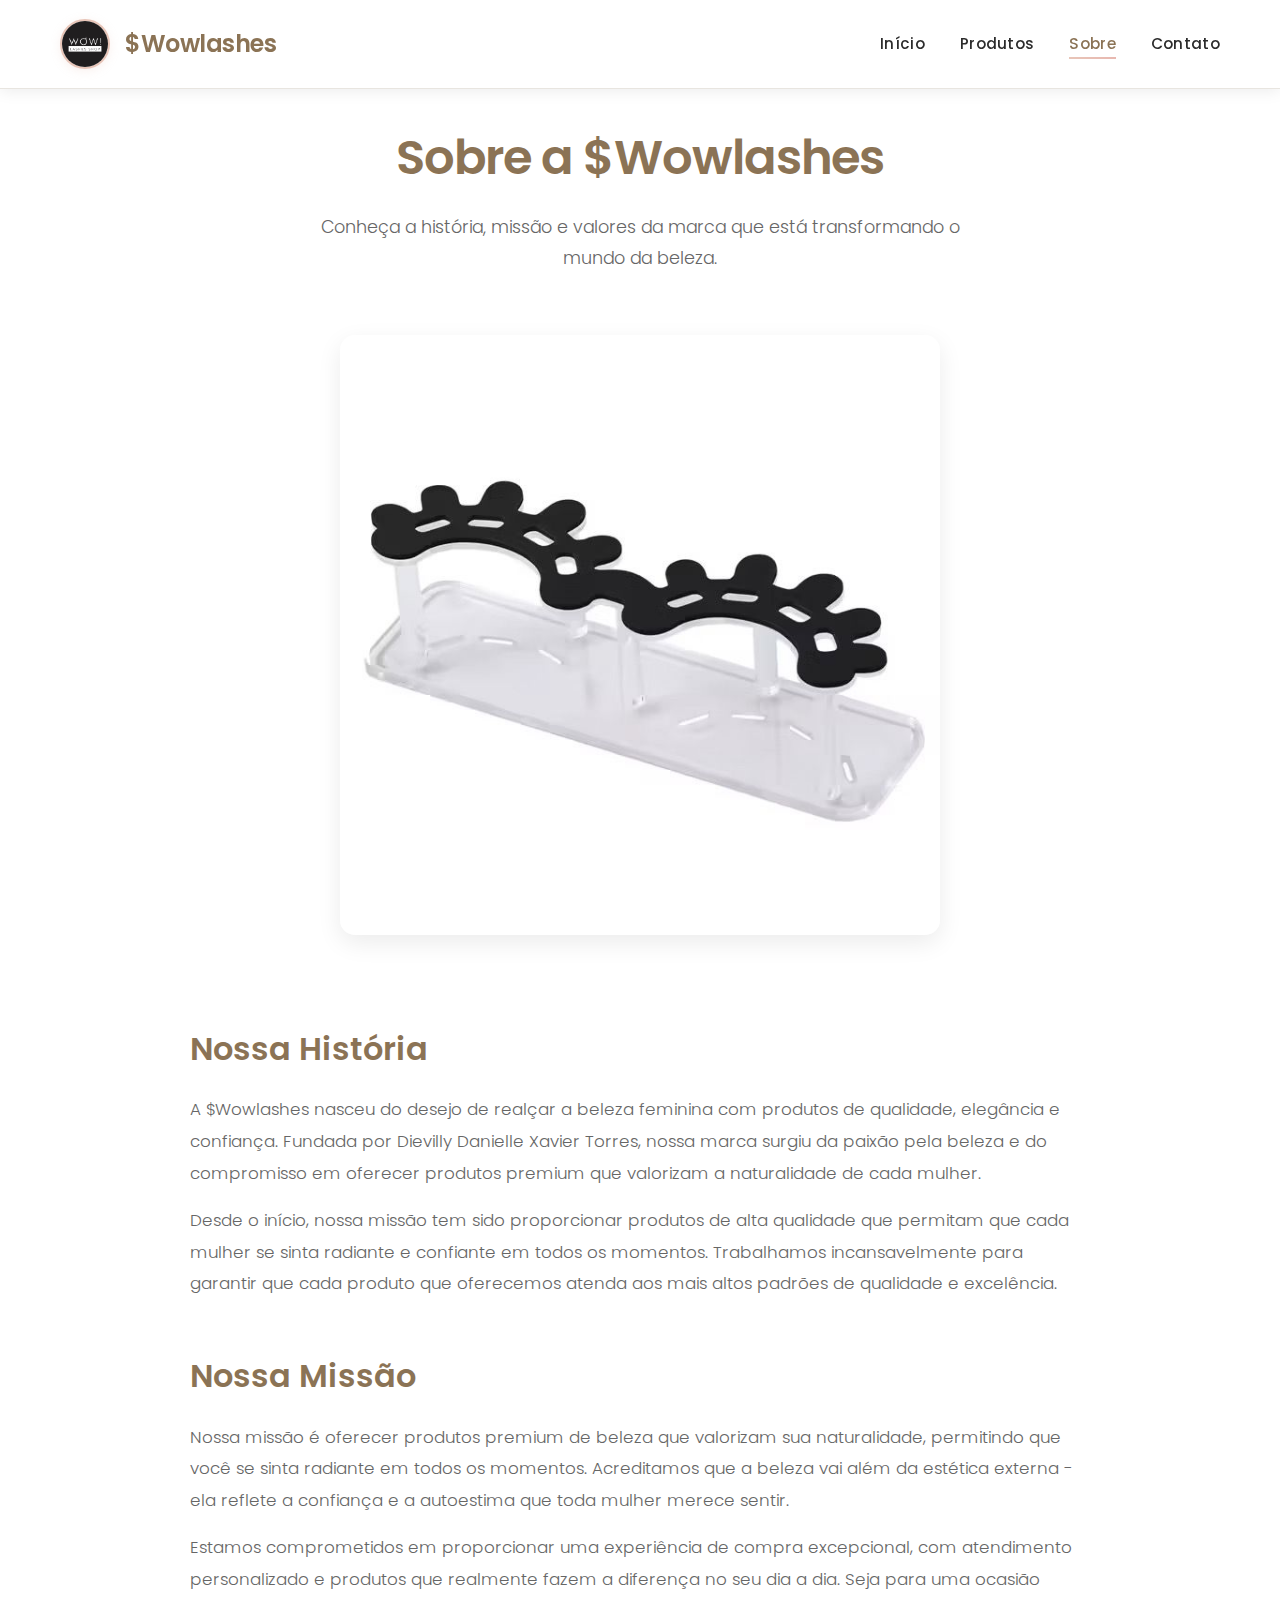
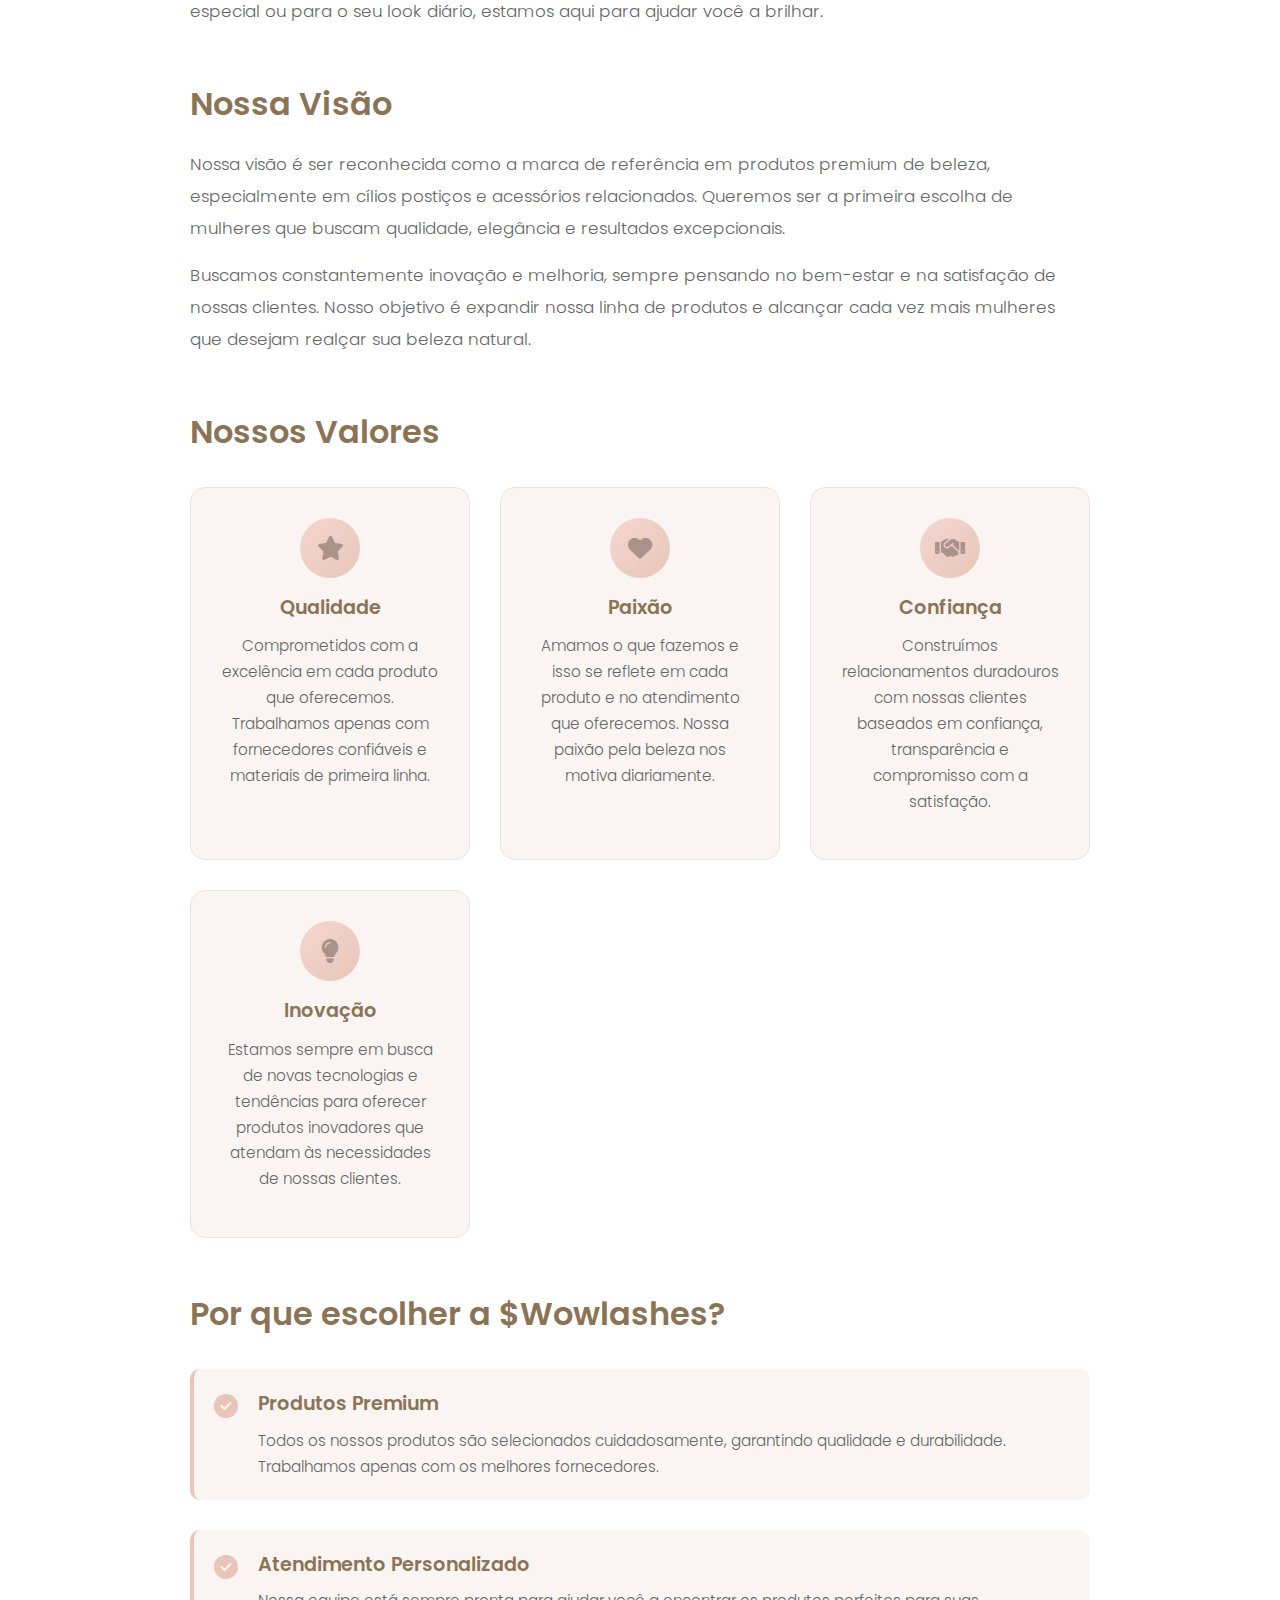
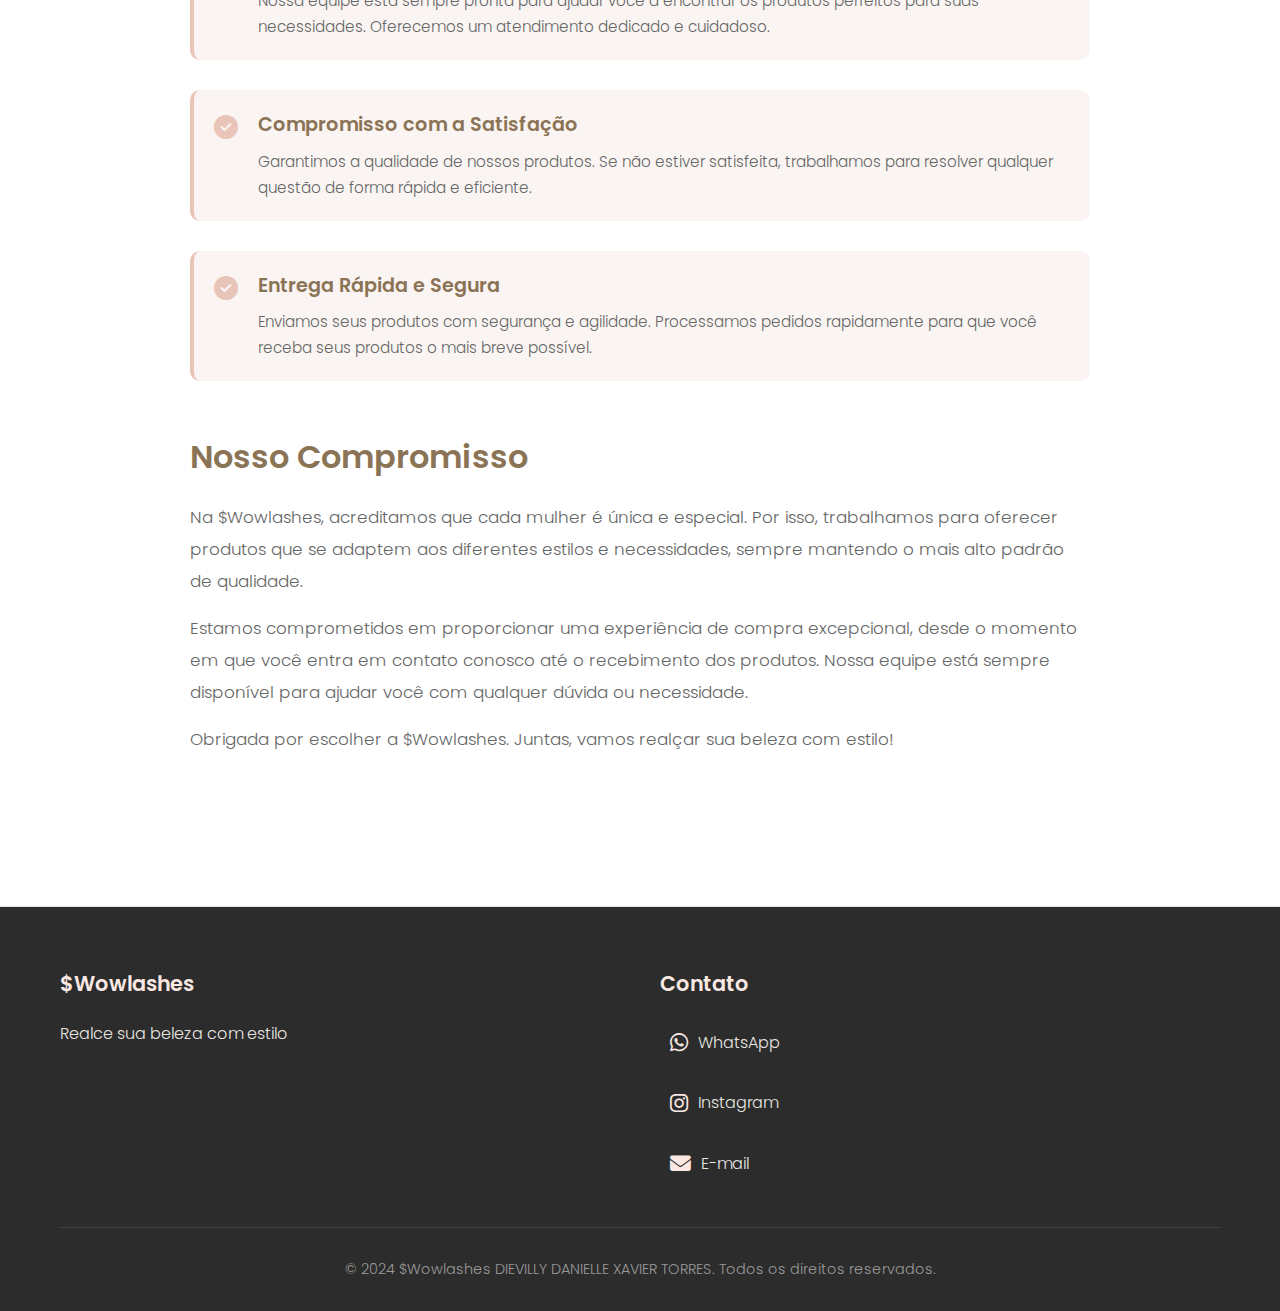
<file: sobre.html>
<!DOCTYPE html>
<html lang="pt-BR">
<head>
    <meta charset="UTF-8">
    <meta name="viewport" content="width=device-width, initial-scale=1.0">
    <meta name="description" content="Conheça a história da $Wowlashes. Missão, visão, valores e compromisso com produtos premium de beleza.">
    <title>$Wowlashes - Sobre</title>
    <link rel="stylesheet" href="style.css">
    <link rel="preconnect" href="https://fonts.googleapis.com">
    <link rel="preconnect" href="https://fonts.gstatic.com" crossorigin>
    <link href="https://fonts.googleapis.com/css2?family=Poppins:wght@300;400;500;600;700&display=swap" rel="stylesheet">
    <link rel="stylesheet" href="https://cdnjs.cloudflare.com/ajax/libs/font-awesome/6.4.0/css/all.min.css">
</head>
<body>
    <!-- Header -->
    <header class="header" id="header">
        <div class="container">
            <a href="index.html" class="logo-container">
                <img src="logo.jpg" alt="$Wowlashes Logo" class="logo">
                <span class="brand-name">$Wowlashes</span>
            </a>
            <nav class="nav" id="nav">
                <ul class="nav-list">
                    <li><a href="index.html" class="nav-link">Início</a></li>
                    <li><a href="produtos.html" class="nav-link">Produtos</a></li>
                    <li><a href="sobre.html" class="nav-link active">Sobre</a></li>
                    <li><a href="contato.html" class="nav-link">Contato</a></li>
                </ul>
            </nav>
            <button class="menu-toggle" id="menuToggle" aria-label="Toggle menu">
                <span></span>
                <span></span>
                <span></span>
            </button>
        </div>
    </header>

    <!-- Sobre Page -->
    <section class="sobre-page">
        <div class="container">
            <div class="sobre-page-header">
                <h1>Sobre a $Wowlashes</h1>
                <p>Conheça a história, missão e valores da marca que está transformando o mundo da beleza.</p>
            </div>

            <div class="sobre-page-content">
                <div class="sobre-image-wrapper">
                    <img src="IMG-20251112-WA0040.jpg" alt="Mulher usando cílios da $Wowlashes" class="sobre-image-page">
                </div>

                <div class="sobre-section">
                    <h2>Nossa História</h2>
                    <p>A $Wowlashes nasceu do desejo de realçar a beleza feminina com produtos de qualidade, elegância e confiança. Fundada por Dievilly Danielle Xavier Torres, nossa marca surgiu da paixão pela beleza e do compromisso em oferecer produtos premium que valorizam a naturalidade de cada mulher.</p>
                    <p>Desde o início, nossa missão tem sido proporcionar produtos de alta qualidade que permitam que cada mulher se sinta radiante e confiante em todos os momentos. Trabalhamos incansavelmente para garantir que cada produto que oferecemos atenda aos mais altos padrões de qualidade e excelência.</p>
                </div>

                <div class="sobre-section">
                    <h2>Nossa Missão</h2>
                    <p>Nossa missão é oferecer produtos premium de beleza que valorizam sua naturalidade, permitindo que você se sinta radiante em todos os momentos. Acreditamos que a beleza vai além da estética externa - ela reflete a confiança e a autoestima que toda mulher merece sentir.</p>
                    <p>Estamos comprometidos em proporcionar uma experiência de compra excepcional, com atendimento personalizado e produtos que realmente fazem a diferença no seu dia a dia. Seja para uma ocasião especial ou para o seu look diário, estamos aqui para ajudar você a brilhar.</p>
                </div>

                <div class="sobre-section">
                    <h2>Nossa Visão</h2>
                    <p>Nossa visão é ser reconhecida como a marca de referência em produtos premium de beleza, especialmente em cílios postiços e acessórios relacionados. Queremos ser a primeira escolha de mulheres que buscam qualidade, elegância e resultados excepcionais.</p>
                    <p>Buscamos constantemente inovação e melhoria, sempre pensando no bem-estar e na satisfação de nossas clientes. Nosso objetivo é expandir nossa linha de produtos e alcançar cada vez mais mulheres que desejam realçar sua beleza natural.</p>
                </div>

                <div class="sobre-section">
                    <h2>Nossos Valores</h2>
                    <div class="valores-grid">
                        <div class="valor-card">
                            <div class="valor-icon">
                                <i class="fas fa-star"></i>
                            </div>
                            <h3>Qualidade</h3>
                            <p>Comprometidos com a excelência em cada produto que oferecemos. Trabalhamos apenas com fornecedores confiáveis e materiais de primeira linha.</p>
                        </div>
                        <div class="valor-card">
                            <div class="valor-icon">
                                <i class="fas fa-heart"></i>
                            </div>
                            <h3>Paixão</h3>
                            <p>Amamos o que fazemos e isso se reflete em cada produto e no atendimento que oferecemos. Nossa paixão pela beleza nos motiva diariamente.</p>
                        </div>
                        <div class="valor-card">
                            <div class="valor-icon">
                                <i class="fas fa-handshake"></i>
                            </div>
                            <h3>Confiança</h3>
                            <p>Construímos relacionamentos duradouros com nossas clientes baseados em confiança, transparência e compromisso com a satisfação.</p>
                        </div>
                        <div class="valor-card">
                            <div class="valor-icon">
                                <i class="fas fa-lightbulb"></i>
                            </div>
                            <h3>Inovação</h3>
                            <p>Estamos sempre em busca de novas tecnologias e tendências para oferecer produtos inovadores que atendam às necessidades de nossas clientes.</p>
                        </div>
                    </div>
                </div>

                <div class="sobre-section">
                    <h2>Por que escolher a $Wowlashes?</h2>
                    <div class="diferenciais-list">
                        <div class="diferencial-item">
                            <i class="fas fa-check-circle"></i>
                            <div>
                                <h3>Produtos Premium</h3>
                                <p>Todos os nossos produtos são selecionados cuidadosamente, garantindo qualidade e durabilidade. Trabalhamos apenas com os melhores fornecedores.</p>
                            </div>
                        </div>
                        <div class="diferencial-item">
                            <i class="fas fa-check-circle"></i>
                            <div>
                                <h3>Atendimento Personalizado</h3>
                                <p>Nossa equipe está sempre pronta para ajudar você a encontrar os produtos perfeitos para suas necessidades. Oferecemos um atendimento dedicado e cuidadoso.</p>
                            </div>
                        </div>
                        <div class="diferencial-item">
                            <i class="fas fa-check-circle"></i>
                            <div>
                                <h3>Compromisso com a Satisfação</h3>
                                <p>Garantimos a qualidade de nossos produtos. Se não estiver satisfeita, trabalhamos para resolver qualquer questão de forma rápida e eficiente.</p>
                            </div>
                        </div>
                        <div class="diferencial-item">
                            <i class="fas fa-check-circle"></i>
                            <div>
                                <h3>Entrega Rápida e Segura</h3>
                                <p>Enviamos seus produtos com segurança e agilidade. Processamos pedidos rapidamente para que você receba seus produtos o mais breve possível.</p>
                            </div>
                        </div>
                    </div>
                </div>

                <div class="sobre-section">
                    <h2>Nosso Compromisso</h2>
                    <p>Na $Wowlashes, acreditamos que cada mulher é única e especial. Por isso, trabalhamos para oferecer produtos que se adaptem aos diferentes estilos e necessidades, sempre mantendo o mais alto padrão de qualidade.</p>
                    <p>Estamos comprometidos em proporcionar uma experiência de compra excepcional, desde o momento em que você entra em contato conosco até o recebimento dos produtos. Nossa equipe está sempre disponível para ajudar você com qualquer dúvida ou necessidade.</p>
                    <p>Obrigada por escolher a $Wowlashes. Juntas, vamos realçar sua beleza com estilo!</p>
                </div>
            </div>
        </div>
    </section>

    <!-- Footer -->
    <footer class="footer">
        <div class="container">
            <div class="footer-content">
                <div class="footer-section">
                    <h3>$Wowlashes</h3>
                    <p>Realce sua beleza com estilo</p>
                </div>
                <div class="footer-section">
                    <h3>Contato</h3>
                    <div class="social-links">
                        <a href="contato.html" class="social-link" aria-label="WhatsApp">
                            <i class="fab fa-whatsapp"></i>
                            <span>WhatsApp</span>
                        </a>
                        <a href="contato.html" class="social-link" aria-label="Instagram">
                            <i class="fab fa-instagram"></i>
                            <span>Instagram</span>
                        </a>
                        <a href="contato.html" class="social-link" aria-label="E-mail">
                            <i class="fas fa-envelope"></i>
                            <span>E-mail</span>
                        </a>
                    </div>
                </div>
            </div>
            <div class="footer-bottom">
                <p>&copy; 2024 $Wowlashes DIEVILLY DANIELLE XAVIER TORRES. Todos os direitos reservados.</p>
            </div>
        </div>
    </footer>

    <script src="script.js"></script>
</body>
</html>
</file>
<file: style.css>
/* Reset e Variáveis */
* {
    margin: 0;
    padding: 0;
    box-sizing: border-box;
}

:root {
    /* Cores Nude com Tom Rosado */
    --nude-claro: #f5e6d3;
    --nude-medio: #e8d5c4;
    --nude-escuro: #d4b896;
    --nude-dourado: #c9a882;
    --nude-rosado: #e8c5b8;
    --rosa-suave: #f4d7d0;
    --rosa-claro: #fae8e3;
    --rosa-medio: #e8b8b0;
    --bege: #faf8f5;
    --bege-rosado: #faf5f3;
    --bege-escuro: #ebe7e0;
    --marrom-claro: #b8a082;
    --marrom-rosado: #a8928a;
    --marrom-medio: #8b7355;
    --marrom-escuro: #5c4a3a;
    --branco: #ffffff;
    --branco-creme: #fefefe;
    --cinza-claro: #e8e5e0;
    --cinza: #999999;
    --cinza-escuro: #666666;
    --preto-suave: #2c2c2c;
    --sombra-nude: rgba(212, 184, 150, 0.2);
    --sombra-rosada: rgba(232, 197, 184, 0.25);
    --sombra-suave: rgba(0, 0, 0, 0.08);
}

html {
    scroll-behavior: smooth;
}

body {
    font-family: 'Poppins', sans-serif;
    background-color: var(--bege);
    color: var(--preto-suave);
    line-height: 1.6;
    overflow-x: hidden;
}

.container {
    max-width: 1200px;
    margin: 0 auto;
    padding: 0 20px;
}

/* Header */
.header {
    background: var(--branco);
    padding: 1.2rem 0;
    position: fixed;
    top: 0;
    left: 0;
    right: 0;
    z-index: 1000;
    box-shadow: 0 2px 15px var(--sombra-suave);
    border-bottom: 1px solid var(--cinza-claro);
    transition: all 0.3s ease;
}

.header.scrolled {
    padding: 0.8rem 0;
    box-shadow: 0 2px 20px var(--sombra-suave);
}

.header .container {
    display: flex;
    justify-content: space-between;
    align-items: center;
}

.logo-container {
    display: flex;
    align-items: center;
    gap: 15px;
    text-decoration: none;
}

.logo {
    width: 50px;
    height: 50px;
    border-radius: 50%;
    object-fit: cover;
    border: 2px solid var(--nude-rosado);
    box-shadow: 0 2px 10px var(--sombra-rosada);
    transition: transform 0.3s ease;
}

.logo:hover {
    transform: scale(1.05);
}

.brand-name {
    font-size: 1.5rem;
    font-weight: 600;
    color: var(--marrom-medio);
    letter-spacing: -0.5px;
}

.nav-list {
    display: flex;
    list-style: none;
    gap: 35px;
}

.nav-link {
    color: var(--preto-suave);
    text-decoration: none;
    font-weight: 500;
    font-size: 0.95rem;
    position: relative;
    transition: color 0.3s ease;
    padding: 5px 0;
    letter-spacing: 0.3px;
}

.nav-link::after {
    content: '';
    position: absolute;
    bottom: 0;
    left: 0;
    width: 0;
    height: 2px;
    background: linear-gradient(90deg, var(--nude-rosado), var(--rosa-medio));
    transition: width 0.3s ease;
}

.nav-link:hover {
    color: var(--marrom-medio);
}

.nav-link:hover::after {
    width: 100%;
}

.nav-link.active {
    color: var(--marrom-medio);
}

.nav-link.active::after {
    width: 100%;
}

.menu-toggle {
    display: none;
    flex-direction: column;
    background: transparent;
    border: none;
    cursor: pointer;
    gap: 5px;
    z-index: 1001;
}

.menu-toggle span {
    width: 25px;
    height: 2px;
    background: var(--marrom-medio);
    border-radius: 2px;
    transition: all 0.3s ease;
}

.menu-toggle.active span:nth-child(1) {
    transform: rotate(45deg) translate(8px, 8px);
}

.menu-toggle.active span:nth-child(2) {
    opacity: 0;
}

.menu-toggle.active span:nth-child(3) {
    transform: rotate(-45deg) translate(7px, -7px);
}

/* Hero Section */
.hero {
    min-height: 90vh;
    display: flex;
    align-items: center;
    justify-content: center;
    position: relative;
    background: linear-gradient(135deg, var(--bege-rosado) 0%, var(--rosa-claro) 50%, var(--nude-claro) 100%);
    padding: 120px 20px 80px;
    overflow: hidden;
}

.hero::before {
    content: '';
    position: absolute;
    top: 0;
    left: 0;
    right: 0;
    bottom: 0;
    background: radial-gradient(circle at 30% 50%, var(--sombra-rosada) 0%, transparent 60%);
    opacity: 0.4;
}

.hero-content {
    text-align: center;
    z-index: 1;
    max-width: 800px;
    animation: fadeInUp 1s ease-out;
}

@keyframes fadeInUp {
    from {
        opacity: 0;
        transform: translateY(30px);
    }
    to {
        opacity: 1;
        transform: translateY(0);
    }
}

.hero-title {
    font-size: 3.2rem;
    font-weight: 600;
    margin-bottom: 20px;
    color: var(--marrom-medio);
    line-height: 1.2;
    letter-spacing: -1px;
}

.hero-subtitle {
    font-size: 1.2rem;
    color: var(--cinza-escuro);
    margin-bottom: 40px;
    line-height: 1.8;
    font-weight: 300;
}

.cta-button {
    display: inline-block;
    padding: 15px 40px;
    background: linear-gradient(135deg, var(--nude-rosado), var(--rosa-medio), var(--nude-dourado));
    color: var(--branco);
    text-decoration: none;
    font-weight: 500;
    font-size: 1rem;
    border-radius: 30px;
    box-shadow: 0 4px 15px var(--sombra-rosada);
    transition: all 0.3s ease;
    position: relative;
    overflow: hidden;
    letter-spacing: 0.5px;
}

.cta-button::before {
    content: '';
    position: absolute;
    top: 50%;
    left: 50%;
    width: 0;
    height: 0;
    border-radius: 50%;
    background: rgba(255, 255, 255, 0.2);
    transform: translate(-50%, -50%);
    transition: width 0.6s, height 0.6s;
}

.cta-button:hover::before {
    width: 300px;
    height: 300px;
}

.cta-button:hover {
    transform: translateY(-2px);
    box-shadow: 0 6px 20px var(--sombra-rosada), 0 0 15px rgba(232, 197, 184, 0.3);
}

/* Produtos Section */
.produtos {
    padding: 100px 20px;
    background: var(--branco);
}

.section-title {
    font-size: 2.5rem;
    font-weight: 600;
    text-align: center;
    margin-bottom: 60px;
    color: var(--marrom-medio);
    letter-spacing: -0.5px;
}

.produtos-grid {
    display: grid;
    grid-template-columns: repeat(auto-fit, minmax(280px, 1fr));
    gap: 30px;
    margin-top: 50px;
}

.produtos-cta {
    text-align: center;
    margin-top: 40px;
}

.produto-card {
    background: var(--branco);
    border-radius: 15px;
    overflow: hidden;
    box-shadow: 0 3px 15px var(--sombra-suave);
    transition: all 0.4s ease;
    border: 1px solid var(--cinza-claro);
    position: relative;
}

.produto-card:hover {
    transform: translateY(-8px);
    box-shadow: 0 8px 25px var(--sombra-rosada);
    border-color: var(--nude-rosado);
}

.produto-image {
    width: 100%;
    height: 280px;
    overflow: hidden;
    position: relative;
    background: var(--bege-rosado);
}

.produto-image img {
    width: 100%;
    height: 100%;
    object-fit: cover;
    transition: transform 0.4s ease;
}

.produto-card:hover .produto-image img {
    transform: scale(1.08);
}

.produto-info {
    padding: 25px;
}

.produto-name {
    font-size: 1.3rem;
    font-weight: 600;
    margin-bottom: 10px;
    color: var(--marrom-medio);
}

.produto-description {
    color: var(--cinza-escuro);
    margin-bottom: 20px;
    font-size: 0.95rem;
    line-height: 1.6;
}

.btn-comprar {
    width: 100%;
    padding: 12px;
    background: linear-gradient(135deg, var(--nude-rosado), var(--rosa-medio));
    color: var(--branco);
    border: none;
    border-radius: 25px;
    font-weight: 500;
    font-size: 0.95rem;
    cursor: pointer;
    transition: all 0.3s ease;
    box-shadow: 0 2px 10px var(--sombra-rosada);
}

.btn-comprar:hover {
    transform: translateY(-2px);
    box-shadow: 0 4px 15px var(--sombra-rosada);
    background: linear-gradient(135deg, var(--rosa-medio), var(--nude-rosado));
}

.btn-link {
    display: block;
    text-align: center;
    text-decoration: none;
}

/* Sobre Section */
.sobre {
    padding: 100px 20px;
    background: linear-gradient(180deg, var(--bege-rosado) 0%, var(--branco) 100%);
}

.sobre-content {
    display: grid;
    grid-template-columns: 1fr 1fr;
    gap: 60px;
    align-items: center;
}

.sobre-text {
    animation: fadeInLeft 0.8s ease-out;
}

@keyframes fadeInLeft {
    from {
        opacity: 0;
        transform: translateX(-30px);
    }
    to {
        opacity: 1;
        transform: translateX(0);
    }
}

.sobre-text .section-title {
    text-align: left;
    margin-bottom: 30px;
}

.sobre-text p {
    font-size: 1.05rem;
    color: var(--cinza-escuro);
    margin-bottom: 20px;
    line-height: 1.8;
    font-weight: 300;
}

.sobre-image {
    animation: fadeInRight 0.8s ease-out;
}

@keyframes fadeInRight {
    from {
        opacity: 0;
        transform: translateX(30px);
    }
    to {
        opacity: 1;
        transform: translateX(0);
    }
}

.sobre-image img {
    width: 100%;
    border-radius: 15px;
    box-shadow: 0 8px 25px var(--sombra-suave);
    transition: transform 0.3s ease;
}

.sobre-image:hover img {
    transform: scale(1.02);
}

/* Footer */
.footer {
    background: var(--preto-suave);
    padding: 60px 20px 30px;
    border-top: 1px solid var(--bege-escuro);
    color: var(--cinza-claro);
}

.footer-content {
    display: grid;
    grid-template-columns: repeat(auto-fit, minmax(250px, 1fr));
    gap: 40px;
    margin-bottom: 40px;
}

.footer-section h3 {
    font-size: 1.3rem;
    margin-bottom: 20px;
    color: var(--rosa-claro);
    font-weight: 600;
}

.footer-section p {
    color: var(--cinza-claro);
    line-height: 1.8;
    font-weight: 300;
}

.social-links {
    display: flex;
    flex-direction: column;
    gap: 15px;
}

.social-link {
    display: flex;
    align-items: center;
    gap: 10px;
    color: var(--cinza-claro);
    text-decoration: none;
    transition: all 0.3s ease;
    padding: 10px;
    border-radius: 8px;
    font-weight: 300;
}

.social-link i {
    font-size: 1.3rem;
    color: var(--rosa-claro);
    transition: all 0.3s ease;
}

.social-link:hover {
    color: var(--rosa-claro);
    background: rgba(250, 231, 227, 0.15);
    transform: translateX(5px);
}

.social-link:hover i {
    transform: scale(1.1);
}

.footer-bottom {
    text-align: center;
    padding-top: 30px;
    border-top: 1px solid rgba(255, 255, 255, 0.1);
    color: var(--cinza);
    font-size: 0.9rem;
    font-weight: 300;
}

/* Página de Produtos */
.produtos-page {
    padding: 120px 20px 100px;
    background: linear-gradient(180deg, var(--bege-rosado) 0%, var(--branco) 100%);
    min-height: 100vh;
}

.produtos-header {
    text-align: center;
    margin-bottom: 60px;
}

.produtos-header h1 {
    font-size: 3rem;
    font-weight: 600;
    color: var(--marrom-medio);
    margin-bottom: 15px;
    letter-spacing: -1px;
}

.produtos-header p {
    font-size: 1.1rem;
    color: var(--cinza-escuro);
    font-weight: 300;
    max-width: 600px;
    margin: 0 auto;
}

/* Página Sobre */
.sobre-page {
    padding: 120px 20px 100px;
    background: var(--branco);
    min-height: 100vh;
}

.sobre-page-header {
    text-align: center;
    margin-bottom: 60px;
}

.sobre-page-header h1 {
    font-size: 3rem;
    font-weight: 600;
    color: var(--marrom-medio);
    margin-bottom: 15px;
    letter-spacing: -1px;
}

.sobre-page-content {
    max-width: 900px;
    margin: 0 auto;
}

.sobre-page-content p {
    font-size: 1.1rem;
    color: var(--cinza-escuro);
    margin-bottom: 25px;
    line-height: 1.9;
    font-weight: 300;
}

.sobre-image-wrapper {
    text-align: center;
    margin-bottom: 50px;
}

.sobre-image-page {
    width: 100%;
    max-width: 600px;
    border-radius: 15px;
    margin-bottom: 30px;
    box-shadow: 0 8px 25px var(--sombra-suave);
    transition: transform 0.3s ease;
}

.sobre-image-page:hover {
    transform: scale(1.02);
}

/* Página Contato */
.contato-page {
    padding: 120px 20px 100px;
    background: linear-gradient(135deg, var(--bege-rosado) 0%, var(--rosa-claro) 50%, var(--branco) 100%);
    min-height: 100vh;
}

.contato-header {
    text-align: center;
    margin-bottom: 60px;
}

.contato-header h1 {
    font-size: 3rem;
    font-weight: 600;
    color: var(--marrom-medio);
    margin-bottom: 15px;
    letter-spacing: -1px;
}

.contato-content {
    display: grid;
    grid-template-columns: repeat(auto-fit, minmax(300px, 1fr));
    gap: 40px;
    max-width: 1000px;
    margin: 0 auto;
}

.contato-card {
    background: var(--branco);
    padding: 40px;
    border-radius: 15px;
    box-shadow: 0 3px 15px var(--sombra-suave);
    text-align: center;
    transition: all 0.3s ease;
    border: 1px solid var(--cinza-claro);
}

.contato-card:hover {
    transform: translateY(-5px);
    box-shadow: 0 8px 25px var(--sombra-rosada);
}

.contato-card i {
    font-size: 2.5rem;
    color: var(--nude-rosado);
    margin-bottom: 20px;
}

.contato-card h3 {
    font-size: 1.3rem;
    font-weight: 600;
    color: var(--marrom-medio);
    margin-bottom: 15px;
}

.contato-card p {
    color: var(--cinza-escuro);
    font-weight: 300;
    line-height: 1.8;
}

.contato-card a {
    color: var(--marrom-claro);
    text-decoration: none;
    transition: color 0.3s ease;
}

.contato-card a:hover {
    color: var(--marrom-medio);
    text-decoration: underline;
}

.horario-card {
    text-align: center;
    margin-top: 60px;
    padding: 40px;
    background: var(--branco);
    border-radius: 15px;
    box-shadow: 0 3px 15px var(--sombra-suave);
    max-width: 700px;
    margin-left: auto;
    margin-right: auto;
}

.horario-card h2 {
    font-size: 1.8rem;
    color: var(--marrom-medio);
    margin-bottom: 20px;
    font-weight: 600;
}

.horario-card p {
    color: var(--cinza-escuro);
    font-size: 1.1rem;
    line-height: 1.8;
    font-weight: 300;
}

.horario-note {
    margin-top: 15px;
    font-size: 0.95rem;
    color: var(--cinza);
    font-style: italic;
}

.contato-link {
    color: var(--marrom-claro);
    text-decoration: none;
    font-weight: 500;
    transition: color 0.3s ease;
}

.contato-link:hover {
    color: var(--marrom-medio);
    text-decoration: underline;
}

/* Hero Buttons */
.hero-buttons {
    display: flex;
    gap: 20px;
    justify-content: center;
    flex-wrap: wrap;
    margin-top: 30px;
}

.cta-button-secondary {
    background: transparent;
    border: 2px solid var(--nude-rosado);
    color: var(--marrom-rosado);
}

.cta-button-secondary:hover {
    background: var(--nude-rosado);
    color: var(--branco);
}

/* Sobre Resumo */
.sobre-resumo {
    padding: 100px 20px;
    background: linear-gradient(180deg, var(--branco) 0%, var(--rosa-claro) 100%);
}

.sobre-resumo-content {
    display: grid;
    grid-template-columns: 1fr 1fr;
    gap: 60px;
    align-items: center;
}

.sobre-resumo-text .section-title {
    text-align: left;
    margin-bottom: 25px;
}

.sobre-resumo-text p {
    font-size: 1.05rem;
    color: var(--cinza-escuro);
    margin-bottom: 20px;
    line-height: 1.8;
    font-weight: 300;
}

.sobre-resumo-image img {
    width: 100%;
    border-radius: 15px;
    box-shadow: 0 8px 25px var(--sombra-suave);
    transition: transform 0.3s ease;
}

.sobre-resumo-image:hover img {
    transform: scale(1.02);
}

.btn-link-inline {
    display: inline-flex;
    align-items: center;
    gap: 8px;
    color: var(--marrom-medio);
    text-decoration: none;
    font-weight: 500;
    margin-top: 10px;
    transition: all 0.3s ease;
}

.btn-link-inline:hover {
    color: var(--nude-dourado);
    gap: 12px;
}

.btn-link-inline i {
    transition: transform 0.3s ease;
}

.btn-link-inline:hover i {
    transform: translateX(5px);
}

.section-subtitle {
    text-align: center;
    color: var(--cinza-escuro);
    font-size: 1.1rem;
    margin-bottom: 50px;
    font-weight: 300;
    max-width: 700px;
    margin-left: auto;
    margin-right: auto;
}

/* Produto Features */
.produto-features {
    display: flex;
    flex-wrap: wrap;
    gap: 8px;
    margin-bottom: 15px;
}

.feature-tag {
    display: inline-block;
    padding: 5px 12px;
    background: var(--rosa-suave);
    color: var(--marrom-rosado);
    border-radius: 15px;
    font-size: 0.85rem;
    font-weight: 500;
}

/* Produto Details */
.produto-details {
    margin: 20px 0;
    padding: 15px 0;
    border-top: 1px solid var(--cinza-claro);
    border-bottom: 1px solid var(--cinza-claro);
}

.produto-detail-item {
    display: flex;
    align-items: center;
    gap: 10px;
    margin-bottom: 10px;
    font-size: 0.95rem;
    color: var(--cinza-escuro);
}

.produto-detail-item:last-child {
    margin-bottom: 0;
}

.produto-detail-item i {
    color: var(--nude-rosado);
    font-size: 1rem;
}

.produto-price {
    margin: 15px 0;
}

.price-label {
    font-size: 1.1rem;
    font-weight: 600;
    color: var(--marrom-medio);
}

/* Benefícios */
.beneficios {
    padding: 100px 20px;
    background: linear-gradient(180deg, var(--bege-rosado) 0%, var(--branco) 100%);
}

.beneficios-grid {
    display: grid;
    grid-template-columns: repeat(auto-fit, minmax(250px, 1fr));
    gap: 30px;
    margin-top: 50px;
}

.beneficio-card {
    background: var(--branco);
    padding: 40px 30px;
    border-radius: 15px;
    box-shadow: 0 3px 15px var(--sombra-suave);
    text-align: center;
    transition: all 0.3s ease;
    border: 1px solid var(--cinza-claro);
}

.beneficio-card:hover {
    transform: translateY(-5px);
    box-shadow: 0 8px 25px var(--sombra-rosada);
}

.beneficio-icon {
    width: 70px;
    height: 70px;
    margin: 0 auto 20px;
    background: linear-gradient(135deg, var(--rosa-suave), var(--nude-rosado));
    border-radius: 50%;
    display: flex;
    align-items: center;
    justify-content: center;
    font-size: 2rem;
    color: var(--marrom-rosado);
}

.beneficio-card h3 {
    font-size: 1.3rem;
    font-weight: 600;
    color: var(--marrom-medio);
    margin-bottom: 15px;
}

.beneficio-card p {
    color: var(--cinza-escuro);
    font-size: 0.95rem;
    line-height: 1.7;
    font-weight: 300;
}

/* CTA Final */
.cta-final {
    padding: 100px 20px;
    background: linear-gradient(135deg, var(--marrom-rosado) 0%, var(--marrom-medio) 50%, var(--marrom-escuro) 100%);
    color: var(--branco);
    text-align: center;
}

.cta-final-content h2 {
    font-size: 2.5rem;
    font-weight: 600;
    margin-bottom: 20px;
    color: var(--branco);
}

.cta-final-content p {
    font-size: 1.2rem;
    margin-bottom: 40px;
    color: var(--rosa-claro);
    font-weight: 300;
}

.cta-final-buttons {
    display: flex;
    gap: 20px;
    justify-content: center;
    flex-wrap: wrap;
}

.cta-final .cta-button {
    background: var(--branco);
    color: var(--marrom-medio);
}

.cta-final .cta-button:hover {
    background: var(--rosa-claro);
    color: var(--marrom-escuro);
}

.cta-final .cta-button-secondary {
    border-color: var(--branco);
    color: var(--branco);
}

.cta-final .cta-button-secondary:hover {
    background: var(--branco);
    color: var(--marrom-medio);
}

/* Footer Links */
.footer-links {
    list-style: none;
    padding: 0;
}

.footer-links li {
    margin-bottom: 10px;
}

.footer-links a {
    color: var(--cinza-claro);
    text-decoration: none;
    transition: color 0.3s ease;
    font-weight: 300;
}

.footer-links a:hover {
    color: var(--rosa-claro);
}

/* Sobre Page Sections */
.sobre-section {
    margin-bottom: 50px;
}

.sobre-section h2 {
    font-size: 2rem;
    font-weight: 600;
    color: var(--marrom-medio);
    margin-bottom: 20px;
}

.sobre-section p {
    font-size: 1.05rem;
    color: var(--cinza-escuro);
    margin-bottom: 15px;
    line-height: 1.9;
    font-weight: 300;
}

/* Valores */
.valores-grid {
    display: grid;
    grid-template-columns: repeat(auto-fit, minmax(250px, 1fr));
    gap: 30px;
    margin-top: 30px;
}

.valor-card {
    background: var(--bege-rosado);
    padding: 30px;
    border-radius: 15px;
    text-align: center;
    border: 1px solid var(--cinza-claro);
    transition: all 0.3s ease;
}

.valor-card:hover {
    transform: translateY(-5px);
    box-shadow: 0 5px 20px var(--sombra-suave);
}

.valor-icon {
    width: 60px;
    height: 60px;
    margin: 0 auto 15px;
    background: linear-gradient(135deg, var(--rosa-suave), var(--nude-rosado));
    border-radius: 50%;
    display: flex;
    align-items: center;
    justify-content: center;
    font-size: 1.5rem;
    color: var(--marrom-rosado);
}

.valor-card h3 {
    font-size: 1.2rem;
    font-weight: 600;
    color: var(--marrom-medio);
    margin-bottom: 10px;
}

.valor-card p {
    color: var(--cinza-escuro);
    font-size: 0.95rem;
    line-height: 1.7;
    font-weight: 300;
}

/* Diferenciais */
.diferenciais-list {
    margin-top: 30px;
}

.diferencial-item {
    display: flex;
    gap: 20px;
    margin-bottom: 30px;
    padding: 20px;
    background: var(--bege-rosado);
    border-radius: 10px;
    border-left: 4px solid var(--nude-rosado);
}

.diferencial-item i {
    color: var(--nude-rosado);
    font-size: 1.5rem;
    margin-top: 5px;
    flex-shrink: 0;
}

.diferencial-item h3 {
    font-size: 1.2rem;
    font-weight: 600;
    color: var(--marrom-medio);
    margin-bottom: 8px;
}

.diferencial-item p {
    color: var(--cinza-escuro);
    font-size: 0.95rem;
    line-height: 1.7;
    font-weight: 300;
    margin: 0;
}

/* Formulário de Contato */
.contato-form-wrapper {
    max-width: 700px;
    margin: 60px auto;
    background: var(--branco);
    padding: 40px;
    border-radius: 15px;
    box-shadow: 0 3px 15px var(--sombra-suave);
}

.contato-form-wrapper h2 {
    font-size: 2rem;
    font-weight: 600;
    color: var(--marrom-medio);
    margin-bottom: 10px;
    text-align: center;
}

.form-subtitle {
    text-align: center;
    color: var(--cinza-escuro);
    margin-bottom: 30px;
    font-weight: 300;
}

.contato-form {
    display: flex;
    flex-direction: column;
    gap: 20px;
}

.form-group {
    display: flex;
    flex-direction: column;
}

.form-group label {
    font-weight: 500;
    color: var(--marrom-medio);
    margin-bottom: 8px;
    font-size: 0.95rem;
}

.form-group input,
.form-group select,
.form-group textarea {
    padding: 12px;
    border: 1px solid var(--cinza-claro);
    border-radius: 8px;
    font-size: 1rem;
    font-family: 'Poppins', sans-serif;
    color: var(--preto-suave);
    transition: border-color 0.3s ease;
    background: var(--branco);
}

.form-group input:focus,
.form-group select:focus,
.form-group textarea:focus {
    outline: none;
    border-color: var(--nude-rosado);
    box-shadow: 0 0 0 3px rgba(232, 197, 184, 0.15);
}

.form-group textarea {
    resize: vertical;
    min-height: 120px;
}

.btn-submit {
    padding: 15px 40px;
    background: linear-gradient(135deg, var(--nude-rosado), var(--rosa-medio));
    color: var(--branco);
    border: none;
    border-radius: 30px;
    font-weight: 500;
    font-size: 1rem;
    cursor: pointer;
    transition: all 0.3s ease;
    box-shadow: 0 4px 15px var(--sombra-rosada);
    margin-top: 10px;
}

.btn-submit:hover {
    transform: translateY(-2px);
    box-shadow: 0 6px 20px var(--sombra-rosada);
    background: linear-gradient(135deg, var(--rosa-medio), var(--nude-rosado));
}

/* Info Section */
.info-section {
    display: grid;
    grid-template-columns: repeat(auto-fit, minmax(300px, 1fr));
    gap: 30px;
    margin: 60px 0;
}

.info-card {
    background: var(--branco);
    padding: 30px;
    border-radius: 15px;
    box-shadow: 0 3px 15px var(--sombra-suave);
    border: 1px solid var(--cinza-claro);
}

.info-card h3 {
    font-size: 1.3rem;
    font-weight: 600;
    color: var(--marrom-medio);
    margin-bottom: 20px;
    display: flex;
    align-items: center;
    gap: 10px;
}

.info-card h3 i {
    color: var(--nude-rosado);
}

.info-card ul {
    list-style: none;
    padding: 0;
}

.info-card ul li {
    padding: 8px 0;
    padding-left: 25px;
    position: relative;
    color: var(--cinza-escuro);
    font-weight: 300;
}

.info-card ul li::before {
    content: '✓';
    position: absolute;
    left: 0;
    color: var(--nude-rosado);
    font-weight: bold;
}

.info-card p {
    color: var(--cinza-escuro);
    line-height: 1.7;
    font-weight: 300;
    margin-bottom: 15px;
}

/* FAQ */
.faq-section {
    margin: 60px 0;
    max-width: 900px;
    margin-left: auto;
    margin-right: auto;
}

.faq-section h2 {
    font-size: 2rem;
    font-weight: 600;
    color: var(--marrom-medio);
    margin-bottom: 30px;
    text-align: center;
}

.faq-list {
    display: flex;
    flex-direction: column;
    gap: 20px;
}

.faq-item {
    background: var(--branco);
    padding: 25px;
    border-radius: 10px;
    box-shadow: 0 2px 10px var(--sombra-suave);
    border: 1px solid var(--cinza-claro);
}

.faq-item h3 {
    font-size: 1.2rem;
    font-weight: 600;
    color: var(--marrom-medio);
    margin-bottom: 10px;
}

.faq-item p {
    color: var(--cinza-escuro);
    font-size: 0.95rem;
    line-height: 1.7;
    font-weight: 300;
    margin: 0;
}

/* Produtos Info */
.produtos-info {
    display: grid;
    grid-template-columns: repeat(auto-fit, minmax(300px, 1fr));
    gap: 30px;
    margin-top: 60px;
}

.produtos-info .info-card {
    margin: 0;
}

.produtos-info .info-card ul {
    margin-top: 15px;
}

.produtos-page-header p {
    font-size: 1.1rem;
    color: var(--cinza-escuro);
    font-weight: 300;
    max-width: 800px;
    margin: 15px auto 0;
    line-height: 1.8;
}

.sobre-page-header p {
    font-size: 1.1rem;
    color: var(--cinza-escuro);
    font-weight: 300;
    max-width: 700px;
    margin: 15px auto 0;
    line-height: 1.8;
}

.contato-header p {
    font-size: 1.1rem;
    color: var(--cinza-escuro);
    font-weight: 300;
    max-width: 700px;
    margin: 15px auto 0;
    line-height: 1.8;
}

.contato-card p strong {
    color: var(--marrom-medio);
    font-weight: 600;
}

.contato-card p {
    margin-bottom: 10px;
}

.contato-card p:last-child {
    margin-bottom: 0;
    margin-top: 15px;
}

/* Responsividade */
@media (max-width: 768px) {
    .menu-toggle {
        display: flex;
    }

    .nav {
        position: fixed;
        top: 70px;
        left: -100%;
        width: 100%;
        background: var(--branco);
        transition: left 0.3s ease;
        box-shadow: 0 5px 20px var(--sombra-suave);
        border-top: 1px solid var(--cinza-claro);
    }

    .nav.active {
        left: 0;
    }

    .nav-list {
        flex-direction: column;
        padding: 20px;
        gap: 0;
    }

    .nav-link {
        padding: 15px;
        display: block;
        border-bottom: 1px solid var(--cinza-claro);
    }

    .hero-title {
        font-size: 2.2rem;
    }

    .hero-subtitle {
        font-size: 1.1rem;
    }

    .section-title {
        font-size: 2rem;
    }

    .sobre-content {
        grid-template-columns: 1fr;
        gap: 40px;
    }

    .sobre-text .section-title {
        text-align: center;
    }

    .produtos-grid {
        grid-template-columns: 1fr;
    }

    .footer-content {
        grid-template-columns: 1fr;
    }

    .contato-content {
        grid-template-columns: 1fr;
    }

    .produtos-header h1,
    .sobre-page-header h1,
    .contato-header h1 {
        font-size: 2.2rem;
    }
}

@media (max-width: 480px) {
    .brand-name {
        font-size: 1.2rem;
    }

    .logo {
        width: 40px;
        height: 40px;
    }

    .hero-title {
        font-size: 1.8rem;
    }

    .hero-subtitle {
        font-size: 1rem;
    }

    .cta-button {
        padding: 12px 30px;
        font-size: 0.95rem;
    }

    .produtos-header h1,
    .sobre-page-header h1,
    .contato-header h1 {
        font-size: 1.8rem;
    }

    .hero-buttons {
        flex-direction: column;
        align-items: center;
    }

    .sobre-resumo-content {
        grid-template-columns: 1fr;
    }

    .sobre-resumo-text .section-title {
        text-align: center;
    }

    .beneficios-grid {
        grid-template-columns: 1fr;
    }

    .valores-grid {
        grid-template-columns: 1fr;
    }

    .cta-final-content h2 {
        font-size: 2rem;
    }

    .cta-final-content p {
        font-size: 1rem;
    }

    .cta-final-buttons {
        flex-direction: column;
        align-items: center;
    }

    .diferencial-item {
        flex-direction: column;
        gap: 10px;
    }

    .contato-form-wrapper {
        padding: 25px;
    }

    .info-section {
        grid-template-columns: 1fr;
    }

    .produtos-info {
        grid-template-columns: 1fr;
    }

    .faq-section h2 {
        font-size: 1.8rem;
    }

    .sobre-section h2 {
        font-size: 1.6rem;
    }
}
</file>
